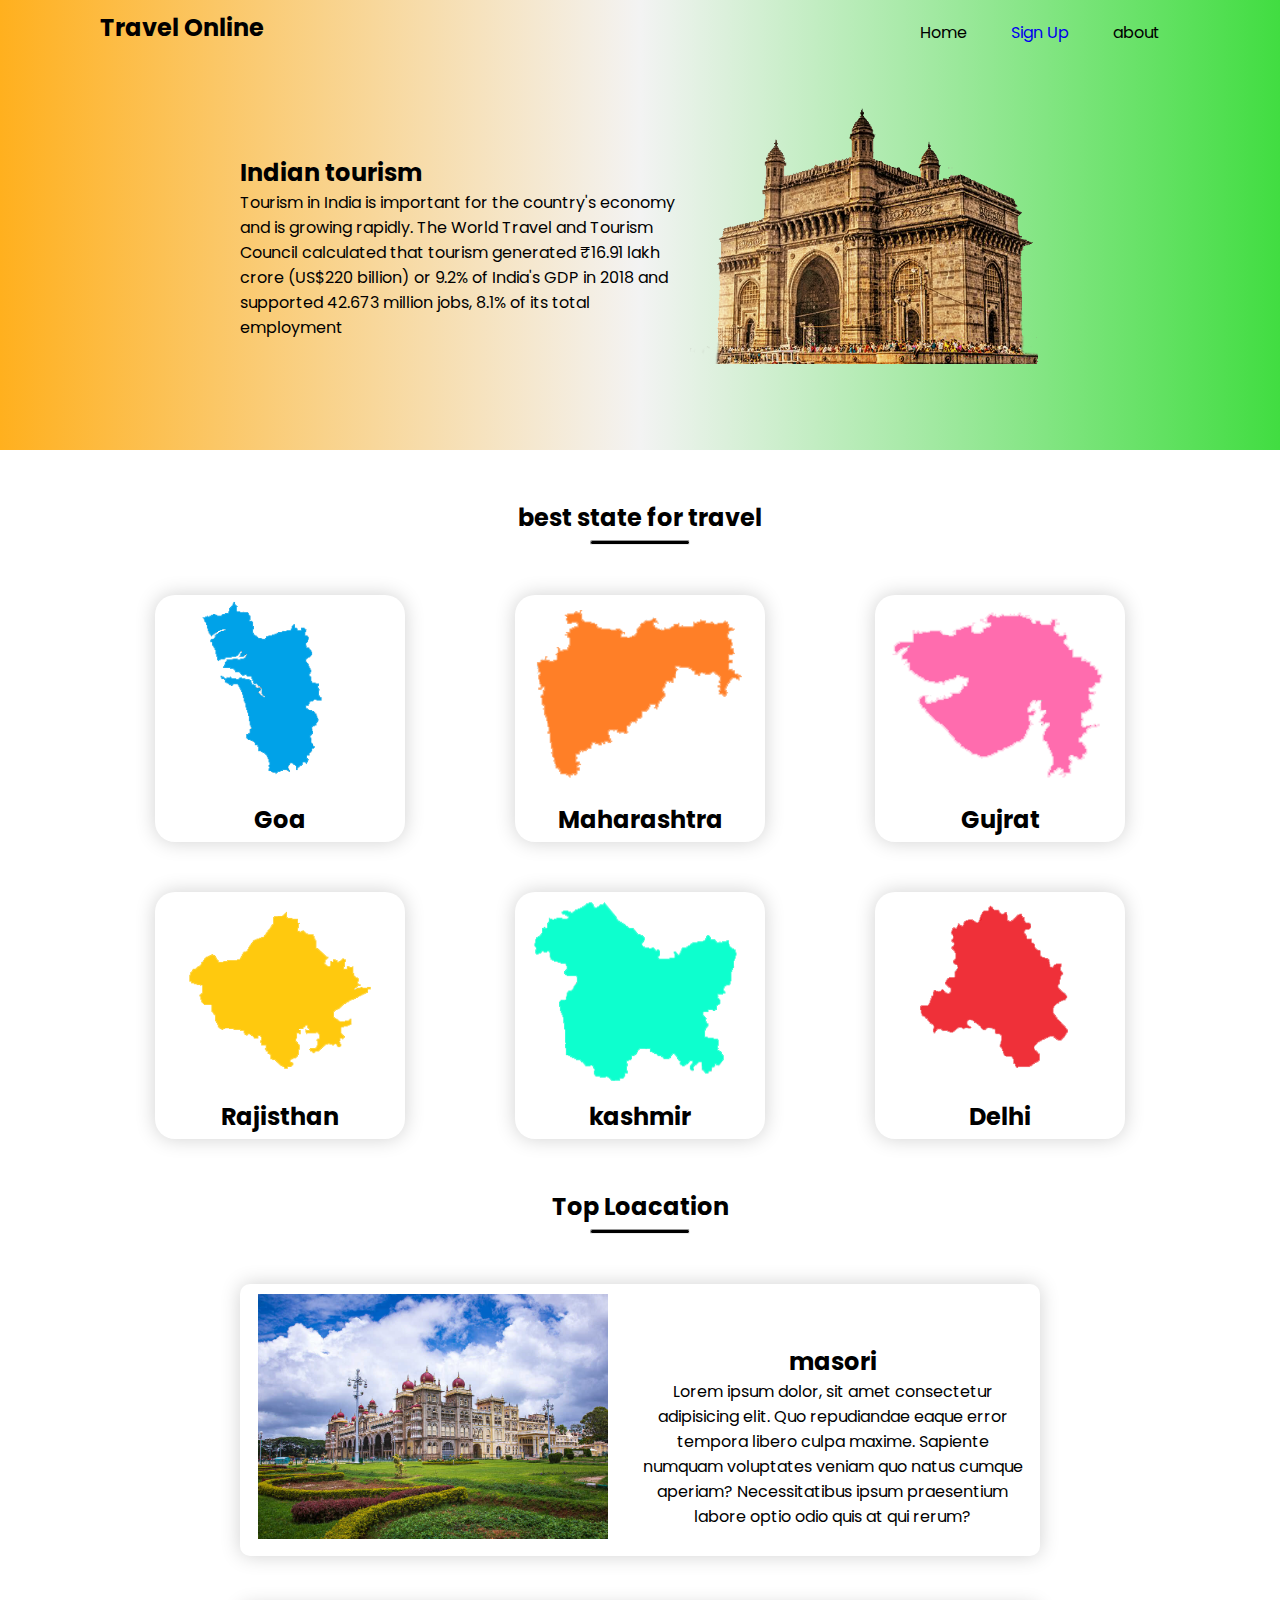
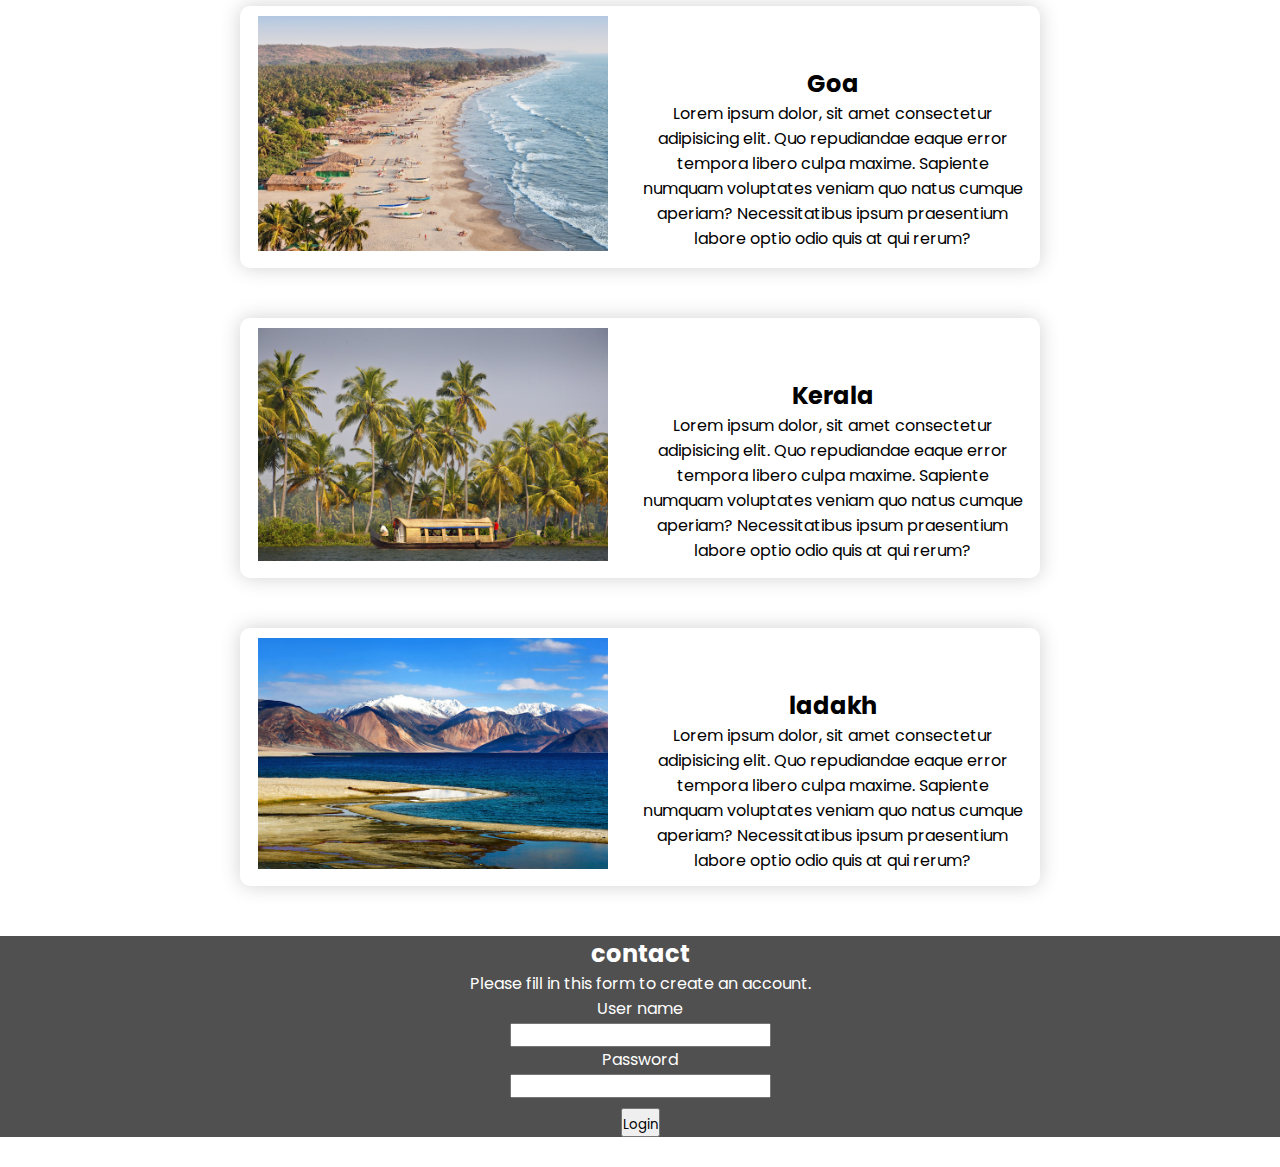
<file: hackthon/index.html>
<!DOCTYPE html>
<html lang="en">

<head>
    <meta charset="UTF-8">
    <meta http-equiv="X-UA-Compatible" content="IE=edge">
    <meta name="viewport" content="width=device-width, initial-scale=1.0">
    <title>Document</title>
    <link rel="stylesheet" href="css/style.css">

    
  <style>
      .footer{
        background: rgb(80, 80, 80);
      }
      .foot{
         
          color: white;
          width: 500px;
          margin: auto;
          text-align: center;
      }
      #bt{
          display: block;
          margin: auto;
          margin-top: 10px;
          padding-top: 5px;
          margin-bottom: 30px;
      }
  </style>
</head>

<body>
    <header>
        <div class="back">

            <div class="center">

                <div class="bar">
                    <div class="logo">
                        <h2>Travel Online</h2>
                    </div>

                    <div class="navi">
                        <nav>
                            <li>Home</li>
                          <a href="login.html"> <li>Sign Up</li></a> 
                            <li>about</li>
                        </nav>
                    </div>
                </div>

                <div class="container">
                    <div class="pargraph">
                        <h2>Indian tourism</h2>
                        <p>Tourism in India is important for the country's economy and is growing rapidly. The World Travel and Tourism Council calculated that tourism generated ₹16.91 lakh crore (US$220 billion) or 9.2% of India's GDP in 2018 and supported 42.673 million jobs, 8.1% of its total employment</p>
                    </div>
                    <div class="imgages">
                        <img src="img/get1.png" alt="">
                    </div>
                </div>
             
            </div>

        </div>

    </header>
    <!-- ************************************************* -->
    <main>

        <h2 class="heading">best state for travel</h2>
        <hr>

        <div class="box">

            <div class="b1">
                <div class="image">
               <a href="tab/goa.html"> <img src="img/goa.png" alt="" width="200px" height="200px" style="padding-left: 15px;"> </a> 
                </div>
                <div class="text">
                    <h2>Goa</h2>
                </div>
            </div>

            <div class="b1">
                <div class="image">
                    <a href="tab/mah.html">   <img src="img/mha.png" alt=""></a> 
                </div>
                <div class="text">
                    <h2>Maharashtra</h2>
                </div>
            </div>

            <div class="b1">
                <div class="image">
                   <a href="tab/guj.html"> <img src="img/guj.png" alt=""></a> 
                </div>
                <div class="text">
                    <h2>Gujrat</h2>
                </div>
            </div>

        </div>

        <div class="box">

            <div class="b1">
                <div class="image">
                    <img src="img/raj.png" alt="" width="200px" height="200px" style="margin-left: 25px;">
                </div>
                <div class="text">
                    <h2>Rajisthan</h2>
                </div>
            </div>

            <div class="b1">
                <div class="image">
                    <img src="img/kas.png" alt="" width="230px" style="padding-left: 10px;">
                </div>
                <div class="text">
                    <h2>kashmir</h2>
                </div>
            </div>

            <div class="b1">
                <div class="image">
                    <img src="img/del.png" alt="" style="padding-left: 20px;">
                </div>
                <div class="text">
                    <h2>Delhi</h2>
                </div>
            </div>

        </div>
        <!-- ------------------------------------------------------- -->

        <h2 class="heading">Top Loacation</h2>
        <hr>

        <div class="box2">
            <div class="pho">
                <img src="img/Mysore.jpg" alt="">
            </div>

            <div class="par">
                <h2>masori</h2>
                <p>Lorem ipsum dolor, sit amet consectetur adipisicing elit. Quo repudiandae eaque error tempora
                    libero culpa maxime. Sapiente numquam voluptates veniam quo natus cumque aperiam? Necessitatibus
                    ipsum praesentium labore optio odio quis at qui rerum?</p>
            </div>
        </div>

        <div class="box2">
            <div class="pho">
                <img src="img/goa_beaches.jpg" alt="">
            </div>

            <div class="par">
                <h2>Goa</h2>
                <p>Lorem ipsum dolor, sit amet consectetur adipisicing elit. Quo repudiandae eaque error tempora
                    libero culpa maxime. Sapiente numquam voluptates veniam quo natus cumque aperiam? Necessitatibus
                    ipsum praesentium labore optio odio quis at qui rerum?</p>
            </div>
        </div>

        <div class="box2">
            <div class="pho">
                <img src="img/kerala.jpg" alt="">
            </div>

            <div class="par">
                <h2>Kerala</h2>
                <p>Lorem ipsum dolor, sit amet consectetur adipisicing elit. Quo repudiandae eaque error tempora
                    libero culpa maxime. Sapiente numquam voluptates veniam quo natus cumque aperiam? Necessitatibus
                    ipsum praesentium labore optio odio quis at qui rerum?</p>
            </div>
        </div>

        <div class="box2">
            <div class="pho">
                <img src="img/ladakh.jpg" alt="">
            </div>

            <div class="par">
                <h2>ladakh</h2>
                <p>Lorem ipsum dolor, sit amet consectetur adipisicing elit. Quo repudiandae eaque error tempora
                    libero culpa maxime. Sapiente numquam voluptates veniam quo natus cumque aperiam? Necessitatibus
                    ipsum praesentium labore optio odio quis at qui rerum?</p>
            </div>
        </div>

    </main>

    <footer>
<div class="footer">
<div class="foot">

<h2>contact</h2>
<p>Please fill in this form to create an account.</p>
<p id="use">User name</p>
<input type="text">

<p>Password</p>
<input type="text">

<button id="bt">Login</button>
</div>
</div>
    </footer>
</body>



<div class="contai"></div>
</html>
</file>
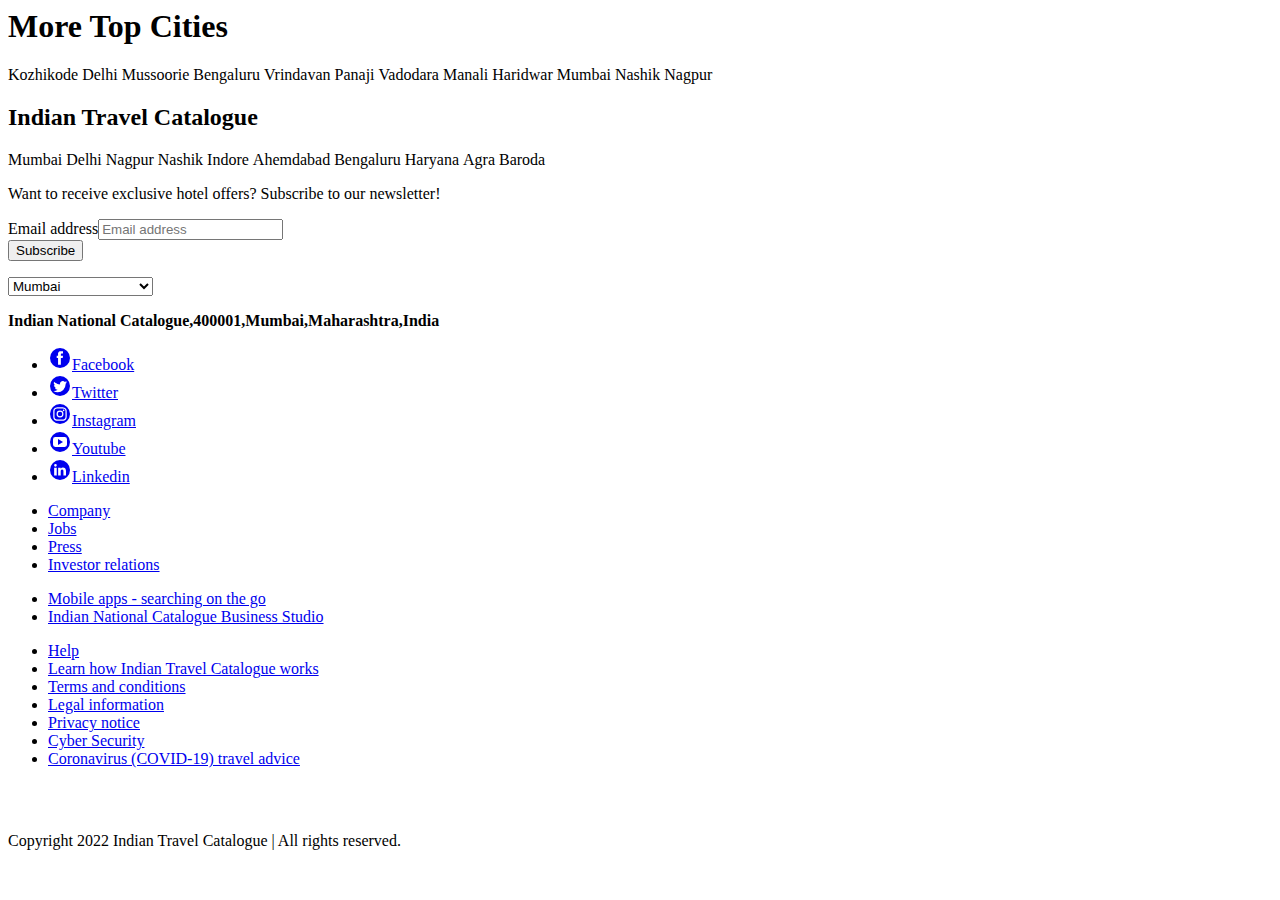
<file: hackthon/contact.html>
<html>
	<head>
		<body>
		<div>
			<h1 class="text-heading-m mt-8 mb-4 font-bold">More Top Cities</h1>
			<span itemprop="name" dir="auto">Kozhikode</span>
			<span itemprop="name" dir="auto">Delhi</span>
			<span itemprop="name" dir="auto">Mussoorie</span>
			<span itemprop="name" dir="auto">Bengaluru</span>
			<span itemprop="name" dir="auto">Vrindavan</span>
			<span itemprop="name" dir="auto">Panaji</span>
			<span itemprop="name" dir="auto">Vadodara</span>
			<span itemprop="name" dir="auto">Manali</span>
			<span itemprop="name" dir="auto">Haridwar</span>
			<span itemprop="name" dir="auto">Mumbai</span>
			<span itemprop="name" dir="auto">Nashik</span>
			<span itemprop="name" dir="auto">Nagpur</span>
		</div>
		
		<div>
			<h2 class="text-heading-m mt-8 mb-4 font-bold">Indian Travel Catalogue</h2>
			<span itemprop="name" dir="auto">Mumbai</span>
			<span itemprop="name" dir="auto">Delhi</span>
			<span itemprop="name" dir="auto">‏Nagpur</span>
			<span itemprop="name" dir="auto">‏Nashik</span>
			<span itemprop="name" dir="auto">‏Indore</span>
			<span itemprop="name" dir="auto">‏Ahemdabad</span>
			<span itemprop="name" dir="auto">‏Bengaluru</span>
			<span itemprop="name" dir="auto">‏Haryana</span>
			<span itemprop="name" dir="auto">‏Agra</span>
			<span itemprop="name" dir="auto">‏Baroda</span>
		</div>
		
		<footer class="min-w-screen-3xs pt-8 bg-grey-900 text-white"><div class="max-w-6xl mx-auto px-4 pb-8"><form class="flex flex-col xl:flex-row border-b border-transparent xl:border-grey-700 xl:pb-8"><p class="text-m mb-2 text-white pr-1 xl:w-1/2">Want to receive exclusive hotel offers? Subscribe to our newsletter!</p><div class="flex flex-wrap xl:flex-nowrap xl:w-1/2"><div class="mb-4 relative w-full"><label data-testid="newsletter-registration-input-label" for="base-input-26" class="inline max-w-full mb-1 text-m font-bold sr-only">Email address</label><input data-testid="newsletter-registration-input" id="base-input-26" type="email" name="email" class="h-11 w-full pl-3 pr-3 border border-solid rounded text-grey-900 text-l 2xl:rounded-sm border-grey-500 block w-full" placeholder="Email address" aria-invalid="false"></div><button type="button" class="h-11 w-full mb-4 px-3 font-bold bg-grey-700 rounded xl:mb-0 xl:ml-2 xl:w-auto 2xl:rounded-sm hover:bg-grey-500 disabled:bg-grey-300 disabled:border-grey-300 disabled:cursor-not-allowed" data-testid="newsletter-subscribe-button">Subscribe</button></div></form></div><div class="max-w-6xl mx-auto w-full flex flex-wrap justify-between xl:pb-8 xl:flex-nowrap xl:flex-row-reverse"><div class="w-full px-4 xl:w-1/3 xl:inline-flex xl:content-center xl:justify-end"><div class="relative w-full mb-8 xl:mb-0"><span class="bg-no-repeat absolute w-6 h-3 Select_flag_T_Qrk Select_flag-inow9eW"></span><select data-testid="footer-locale-select" id="select-id27" name="country" class="2xl:rounded-sm py-2 pl-11 border border-solid w-full bg-transparent border-r rounded appearance-none bg-no-repeat bg-right bg-grey-900 text-white border-grey-500 Select_arrowDownWhite_nG77c border-grey-500" aria-label="Choose your country"><option value="ae">Mumbai</option><option value="ar">Haryana</option><option value="at">Jalgaon</option><option value="au">Delhi</option><option value="be">Agra</option><option value="bg">Shillong</option><option value="br">Nagpur</option><option value="ca">Pune</option><option value="ch">Etawah</option><option value="cl">Nashik</option><option value="co">Hyderabad</option><option value="cz">Kohima</option><option value="de">Indore</option><option value="dk">Vadodara</option><option value="ec">Itanagar</option><option value="es">Punjab</option><option value="fi">Baroda</option><option value="fr">New Delhi</option><option value="gr">Chennai</option><option value="hk">Nepal</option><option value="hr">Kathmandu</option><option value="hu">Goa</option><option value="id">Aurangabad</option><option value="ie">Myanmar</option><option value="il">Ayodhya</option><option value="in">Srinagar</option><option value="it">Jammu</option><option value="jp">Kashmir</option><option value="kr">Tamil nadu</option><option value="mx">Ladakh</option><option value="my">Bhubaneswar</option><option value="nl">Thiruvananthapuram</option><option value="no">Jaipur</option><option value="nz">Agartala</option><option value="pe">Karaikal</option><option value="ph">Gandhinagar</option><option value="pl">Mizoram</option><option value="pt">Yanam</option><option value="ro">Bhopal</option><option value="rs">Assam</option><option value="se">Sikkim</option><option value="sg">Shimla</option><option value="shabaka">Dehradun</option><option value="si">Amaravati</option><option value="sk">Puducherry</option><option value="th">Silvasa</option><option value="tr">Raipur</option><option value="tw">Chandigarh</option><option value="uk">Lucknow</option><option value="us">Tripura</option><option value="uy">Leh</option><option value="vn">Patna</option><option value="za">Ranchi</option></select></div></div><div class="w-full px-4 xl:w-1/3 xl:inline-flex xl:content-center xl:flex-wrap xl:pb-0"><p class="text-m pb-8 leading-normal" data-testid="footer-company-address"><strong>Indian National Catalogue,400001,Mumbai,Maharashtra,India</strong></p><ul class="flex items-center w-full justify-start pb-8"><li class="w-8 h-8 mr-2"><a class="block" href="https://www.facebook.com/pages/category/Tutor-Teacher/GESs-SIR-DR-M-S-Gosavi-Polytechnic-Institute-302776977242179/" target="_blank" rel="noopener noreferrer"><span class="inline-flex leading-none h-full w-full transform"><svg width="24" height="24" viewBox="0 0 24 24" class="pointer-events-none max-h-full max-w-full h-full w-full" xmlns="http://www.w3.org/2000/svg"><path d="M12 2a10 10 0 1010 10A10 10 0 0012 2zm3 5.62h-1.52a.65.65 0 00-.61.54v1.56H15c-.09 1.19-.26 2.28-.26 2.28h-1.88v6.75h-2.8V12H8.7V9.72h1.36V7.86c0-.33-.07-2.61 2.87-2.61H15z" fill="currentColor"></path></svg></span><span class="sr-only">Facebook</span></a></li><li class="w-8 h-8 mr-2"><a class="block" href="https://twitter.com/slcmaharashtra/status/1225751278443098112?lang=en" target="_blank" rel="noopener noreferrer"><span class="inline-flex leading-none h-full w-full transform"><svg width="24" height="24" viewBox="0 0 24 24" class="pointer-events-none max-h-full max-w-full h-full w-full" xmlns="http://www.w3.org/2000/svg"><path d="M12 2a10 10 0 1010 10A10 10 0 0012 2zm5.62 7.86v.44a7.91 7.91 0 01-8 7.87A8 8 0 015.41 17h.44a6.3 6.3 0 003.78-1.3h-.2a2.68 2.68 0 01-2.56-1.92 2.32 2.32 0 00.53.05 2.9 2.9 0 00.79-.11 2.58 2.58 0 01-1.43-.67 2.66 2.66 0 01-.88-2 .57.57 0 010-.13 2.58 2.58 0 001.27.32 2.68 2.68 0 01-1.06-1.15h-.07a2.63 2.63 0 01-.22-1 2.53 2.53 0 01.41-1.41 6.72 6.72 0 00.9 1 1 1 0 00.19.17 7.7 7.7 0 002.18 1.07l.33.12a9 9 0 001 .28h.27a7.6 7.6 0 001 .09 2.59 2.59 0 01-.08-.58 2.66 2.66 0 01.24-1.13 2.47 2.47 0 01.52-.79 1.54 1.54 0 01.24-.26A2.76 2.76 0 0114.82 7a2.74 2.74 0 012.05.92l.35-.09a7.06 7.06 0 001.42-.58.88.88 0 01-.07.23 2.29 2.29 0 01-1.11 1.26v.09A6 6 0 0019 8.37a8.87 8.87 0 01-1.38 1.49z" fill="currentColor"></path></svg></span><span class="sr-only">Twitter</span></a></li><li class="w-8 h-8 mr-2"><a class="block" href="https://gespoly.org/" target="_blank" rel="noopener noreferrer"><span class="inline-flex leading-none h-full w-full transform"><svg width="24" height="24" viewBox="0 0 24 24" class="pointer-events-none max-h-full max-w-full h-full w-full" xmlns="http://www.w3.org/2000/svg"><g fill="currentColor"><circle cx="12" cy="12" r="2.25"></circle><path d="M17.49 9.27A3.85 3.85 0 0017.26 8a2 2 0 00-.51-.77 2 2 0 00-.75-.49 3.85 3.85 0 00-1.25-.23H9.29A3.85 3.85 0 008 6.74a2 2 0 00-.77.51 2 2 0 00-.49.75 3.85 3.85 0 00-.23 1.25v5.46A3.85 3.85 0 006.74 16a2 2 0 00.51.77 2 2 0 00.77.51 3.85 3.85 0 001.25.23h5.46a3.85 3.85 0 001.27-.25A2.32 2.32 0 0017.26 16a3.85 3.85 0 00.23-1.25v-2.73c0-1.8.03-2.02 0-2.75zM12 15.46A3.46 3.46 0 1115.46 12 3.46 3.46 0 0112 15.46zm3.6-6.25a.81.81 0 11.81-.81.81.81 0 01-.81.81z"></path><path d="M12 2a10 10 0 1010 10A10 10 0 0012 2zm6.7 12.78a4.82 4.82 0 01-.31 1.64 3.49 3.49 0 01-2 2 4.82 4.82 0 01-1.64.31c-.72 0-.95.05-2.78.05s-2.06 0-2.78-.05a4.82 4.82 0 01-1.64-.31 3.19 3.19 0 01-1.19-.78 3.19 3.19 0 01-.78-1.19 4.82 4.82 0 01-.31-1.64v-2.78-2.78a4.82 4.82 0 01.31-1.64 3.19 3.19 0 01.78-1.19 3.19 3.19 0 011.19-.78 5 5 0 011.64-.32h5.56a5 5 0 011.64.32 3.19 3.19 0 011.19.78 3.19 3.19 0 01.78 1.19 4.82 4.82 0 01.31 1.64c0 .72.05.95.05 2.78s.02 2.03-.02 2.75z"></path></g></svg></span><span class="sr-only">Instagram</span></a></li><li class="w-8 h-8 mr-2"><a class="block" href="https://www.youtube.com" target="_blank" rel="noopener noreferrer"><span class="inline-flex leading-none h-full w-full transform"><svg width="24" height="24" viewBox="0 0 24 24" class="pointer-events-none max-h-full max-w-full h-full w-full" xmlns="http://www.w3.org/2000/svg"><g fill="currentColor"><path d="M10 9l5 3-5 3V9z"></path><path d="M12 2a10 10 0 1010 10A10 10 0 0012 2zm7 12.59A2.36 2.36 0 0116.59 17H7.41A2.36 2.36 0 015 14.59V9.41A2.36 2.36 0 017.41 7h9.18A2.36 2.36 0 0119 9.41z"></path></g></svg></span><span class="sr-only">Youtube</span></a></li><li class="w-8 h-8 mr-2"><a class="block" href="https://www.linkedin.com/gespoly" target="_blank" rel="noopener noreferrer"><span class="inline-flex leading-none h-full w-full transform"><svg width="24" height="24" viewBox="0 0 24 24" class="pointer-events-none max-h-full max-w-full h-full w-full" xmlns="http://www.w3.org/2000/svg"><path d="M12 2a10 10 0 1010 10A10 10 0 0012 2zM8.73 17.4H6.15V9.71h2.58zM7.44 8.66A1.33 1.33 0 117.46 6a1.33 1.33 0 110 2.66zM18 17.4h-2.57v-4.12c0-1-.37-1.74-1.31-1.74a1.39 1.39 0 00-1.31.94 1.66 1.66 0 00-.09.62v4.3h-2.57V9.71h2.57v1.09A2.54 2.54 0 0115 9.53c1.69 0 3 1.09 3 3.46z" fill="currentColor"></path></svg></span><span class="sr-only">Linkedin</span></a></li></ul></div></div><div class="max-w-6xl mx-auto"><div class="flex w-full justify-between flex-col xl:flex-row"><ul class="px-4 pb-4 xl:mb-8 xl:w-1/3"><li class="leading-tight py-px"><a class="text-white text-m leading-none hover:underline focus:outline-white" href="https://gespoly.org/" target="_blank" rel="noopener noreferrer ">Company</a></li><li class="leading-tight py-px"><a class="text-white text-m leading-none hover:underline focus:outline-white" href="https://gespoly.org?gh_src=21d449cf2" target="_blank" rel="noopener noreferrer ">Jobs</a></li><li class="leading-tight py-px"><a class="text-white text-m leading-none hover:underline focus:outline-white" href="https://gespoly.org target="_blank" rel="noopener noreferrer ">Press</a></li><li class="leading-tight py-px"><a class="text-white text-m leading-none hover:underline focus:outline-white" href="https://gespoly.org" target="_blank" rel="noopener noreferrer ">Investor relations</a></li></ul><ul class="px-4 pb-4 xl:mb-8 xl:w-1/3"><li class="leading-tight py-px"><a class="text-white text-m leading-none hover:underline focus:outline-white" href="https://gespoly.org/en-IN/app" title="Gespoly Mobile Apps" target="_blank" rel="noopener noreferrer ">Mobile apps - searching on the go</a></li><li class="leading-tight py-px"><a class="text-white text-m leading-none hover:underline focus:outline-white" href="https://gespoly.org/home" target="_blank" rel="noopener noreferrer nofollow">Indian National Catalogue Business Studio</a></li></ul><ul class="px-4 pb-4 xl:mb-8 xl:w-1/3"><li class="leading-tight py-px"><a class="text-white text-m leading-none hover:underline focus:outline-white" href="https://gespoly.org/hc/en-in" target="_blank" rel="noopener noreferrer ">Help</a></li><li class="leading-tight py-px"><a class="text-white text-m leading-none hover:underline focus:outline-white" href="https://gespoly.org/hc/en-in/sections/360000014707" target="_blank" rel="noopener noreferrer ">Learn how Indian Travel Catalogue works</a></li><li class="leading-tight py-px"><a class="text-white text-m leading-none hover:underline focus:outline-white" href="https://gespoly.org" target="_blank" rel="noopener noreferrer nofollow">Terms and conditions</a></li><li class="leading-tight py-px"><a class="text-white text-m leading-none hover:underline focus:outline-white" href="https://gespoly.org" target="_blank" rel="noopener noreferrer nofollow">Legal information</a></li><li class="leading-tight py-px"><a class="text-white text-m leading-none hover:underline focus:outline-white" href="https://gespoly.org" target="_blank" rel="noopener noreferrer nofollow">Privacy notice</a></li><li class="leading-tight py-px"><a class="text-white text-m leading-none hover:underline focus:outline-white" href="https://gespoly.org" target="_blank" rel="noopener noreferrer nofollow">Cyber Security</a></li><li class="leading-tight py-px"><a class="text-white text-m leading-none hover:underline focus:outline-white" href="https://www.mohfw.gov.in" target="_blank" rel="noopener noreferrer nofollow">Coronavirus (COVID-19) travel advice</a></li></ul></div></div><div class="bg-grey-900 p-8"><div class="max-w-screen-2xl mx-auto"><svg width="102" height="32" viewBox="0 0 102 32" class="mx-auto" style="filter: brightness(0) invert(1);"><path d="M33.706 6.989h5.441l4.133 11.149h.066l3.83-11.149h5.071L45.8 23.377h-5.34" fill="#FC9E15"></path><path d="M13.971 11.018H9V16.5c0 .93.082 2.119.959 2.655a4.649 4.649 0 002.9.283 2.242 2.242 0 001.107-.386v4.2a10.114 10.114 0 01-1.938.4c-3.556.359-8.54-.253-8.54-4.838v-7.8H0V6.988h3.492V2.153H9v4.836h4.97v4.03zm14.1-4.03h4.97v16.389h-4.97V6.989zm-.2-4.311a2.676 2.676 0 115.351 0 2.677 2.677 0 01-5.353 0" fill="#1391D2"></path><path d="M90.124 15.195c0 2.215 1.289 4.13 3.648 4.13s3.647-1.915 3.647-4.131-1.287-4.133-3.647-4.133-3.647 1.917-3.648 4.134m-4.556 0a8.224 8.224 0 0114.711-5.43 9.491 9.491 0 01.687 9.766 8.214 8.214 0 01-15.4-4.336M80.24 6.973v2.2h-.076a3.041 3.041 0 00-.574-.613c-3.254-2.8-8.812-2.238-10.915 1.679a11.506 11.506 0 00-.924 6.812c.283 2.077 1.05 4.275 2.879 5.478a7.739 7.739 0 006.936.71 4.8 4.8 0 002.075-1.572h.059v1.588a3.9 3.9 0 01-.984 2.881c-1.449 1.493-4.218 1.4-6.079.894a9.223 9.223 0 01-2.914-1.307l-2.451 3.6a11.307 11.307 0 003.906 1.9c3.583.949 8.543.928 11.312-1.921 1.561-1.606 2.2-3.96 2.2-7.06V6.971h-4.448zM78.984 18.2a3.707 3.707 0 01-5.4 0 5.013 5.013 0 010-6 3.707 3.707 0 015.4 0 5.011 5.011 0 010 6c-.639.763.641-.763 0 0z" fill="#E3403D"></path><path d="M15.314 6.989h5.105v2.686h.051A5.715 5.715 0 0122.384 7.4a6.338 6.338 0 014.482-.6v4.6c-1.029-.278-3.2-.715-4.717.211-.96.586-1.731 1.288-1.731 4.929v6.839h-5.105V6.989z" fill="#1391D2"></path><path d="M56.992 16.844c-1 .62-1.683 1.829-.763 2.775.9.922 2.522.829 3.632.441a2.98 2.98 0 002.2-2.784v-1.018c.017 0-3.794-.208-5.069.585zm5.07 4.518h-.093a5.079 5.079 0 01-2.232 1.852c-3.563 1.464-8.748-.019-8.75-4.492 0-4.655 5.07-5.606 8.784-5.712a89.25 89.25 0 012.267-.034 2.62 2.62 0 00-.957-2.132 4.243 4.243 0 00-4.535-.268A6.2 6.2 0 0054.716 12l-2.688-2.752a9.255 9.255 0 013.292-1.966 11.844 11.844 0 017.044-.27 5.625 5.625 0 013.952 4.437 17.479 17.479 0 01.314 3.61v8.317h-4.567v-2.014z" fill="#FC9E15"></path></svg><p class="text-s text-grey-500 text-center mt-4">Copyright 2022 Indian Travel Catalogue | All rights reserved.</p></div></div></footer>
		</body>
	</head>
</html>
</file>
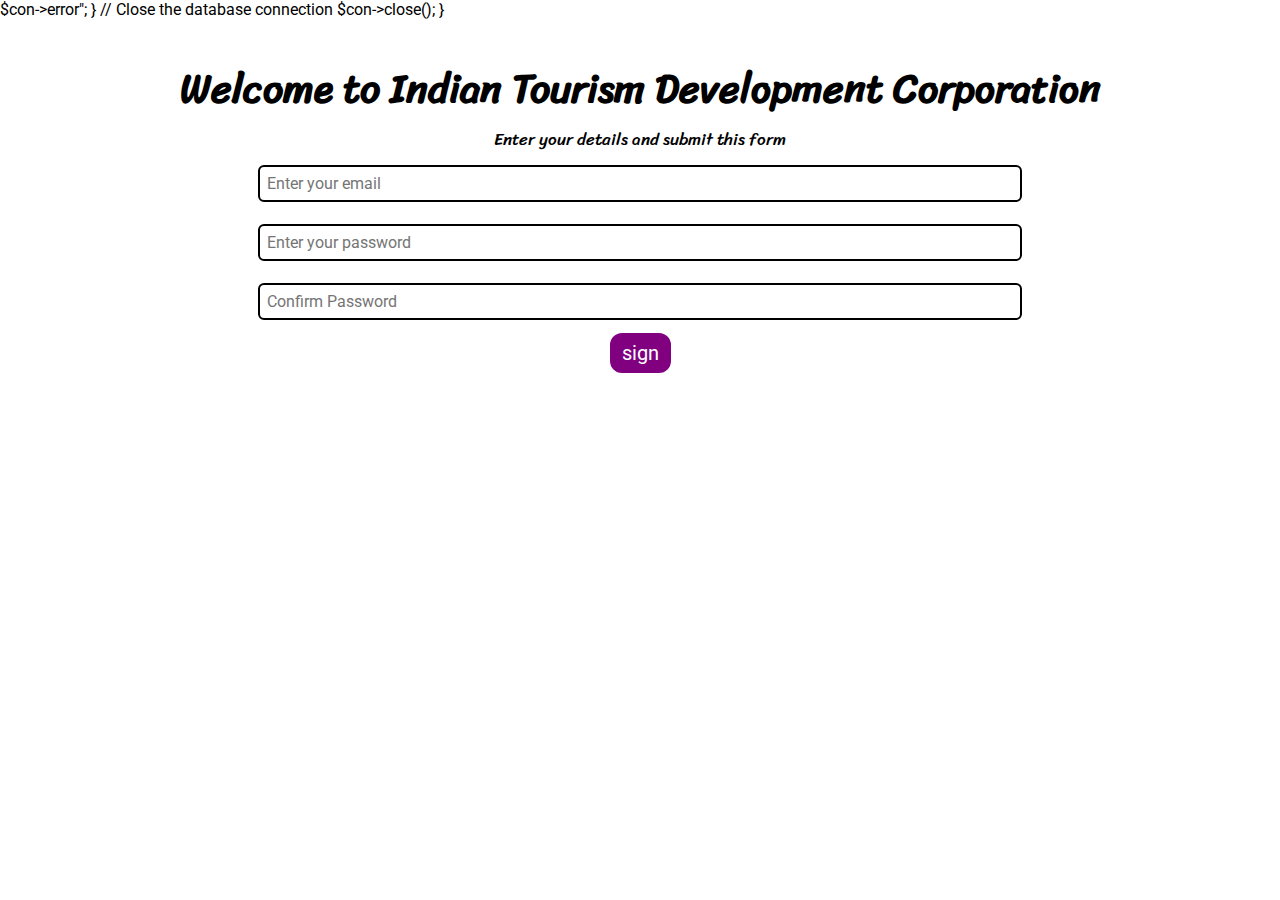
<file: hackthon/login.html>
<?php
$insert = false;
if(isset($_POST['name'])){
    // Set connection variables
    $server = "localhost";
    $username = "root";
    $password = "";
  

    // Create a database connection
    $con = mysqli_connect($server, $username, $password);

    // Check for connection success
    if(!$con){
        die("connection to this database failed due to" . mysqli_connect_error());
    }
     echo "Success connecting to the db";

     //Collect post variables
    $email = $_POST['email'];
    $password = $_POST['password'];
    $repassword = $_POST['repassword'];
    $sql = "INSERT INTO `Trip` (`email`, `password`, `repassword`, `dt`) VALUES ('$email', '$password', '$repassword', current_timestamp()); ";
     echo $sql;

    // Execute the query
    
   else{
        echo "ERROR: $sql <br> $con->error";
    }

    // Close the database connection
   $con->close();
}


<!DOCTYPE html>
<html lang="en">
<head>
    <meta charset="UTF-8">
    <meta name="viewport" content="width=device-width, initial-scale=1.0">
    <title>Welcome to Travel Form</title>
    <link href="https://fonts.googleapis.com/css?family=Roboto|Sriracha&display=swap" rel="stylesheet">
    <link rel="stylesheet" href="style.css">
</head>
<body>
    <div class="container">
        <h1>Welcome to Indian Tourism Development Corporation</h3>
        <p>Enter your details and submit this form  </p>
    
        <form action="index.php" method="post">
            <input type="email" name="email" id="email" placeholder="Enter your email">
            <input type="password" name="password" id="password" placeholder="Enter your password">
            <input type="password" name="password" id="password" placeholder="Confirm Password">
    
            <button class="btn">sign</button> 
        </form>
    </div>
    </body>
</html>
</file>
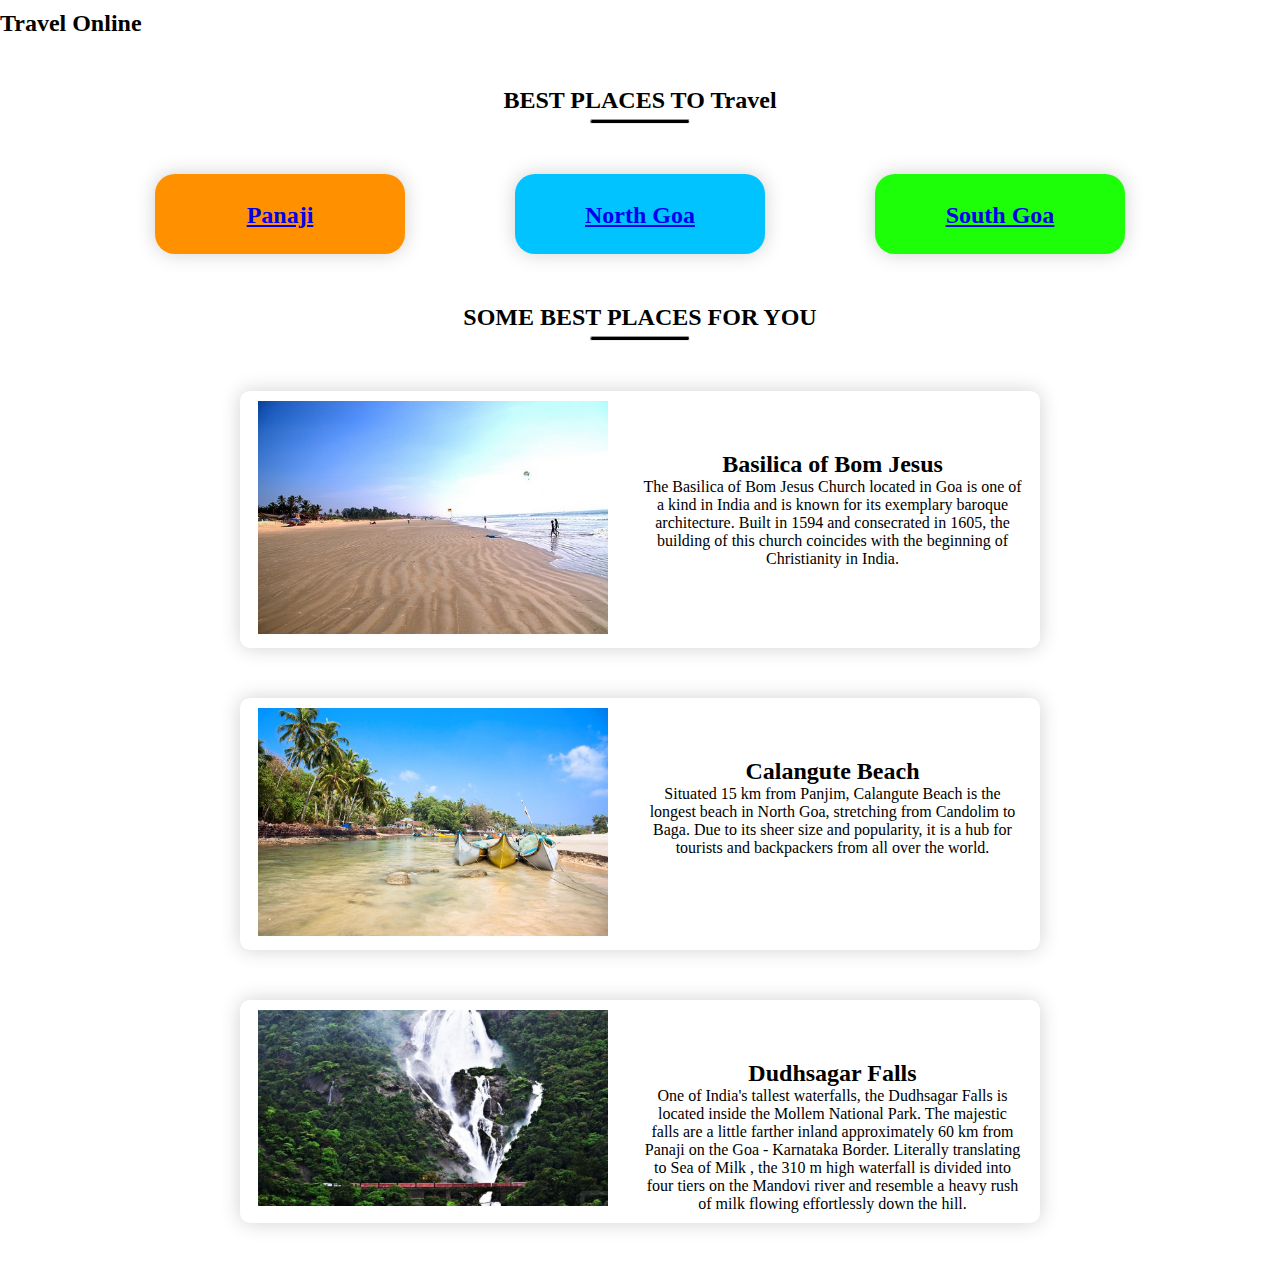
<file: hackthon/tab/goa.html>
<!DOCTYPE html>
<html lang="en">
<head>
    <meta charset="UTF-8">
    <meta http-equiv="X-UA-Compatible" content="IE=edge">
    <meta name="viewport" content="width=device-width, initial-scale=1.0">
    <title>Document</title>
    <link rel="stylesheet" href="css/style1.css">
</head>
<body>

                <div class="logo">
                    <h2>Travel Online</h2>
                </div>

                  
    <main>
        <h2 class="heading">BEST PLACES TO Travel</h2>
        <hr>
        <div class="box">

            <div class="b1" style="background-color: rgb(255, 145, 0);">
                <div class="text">
                    <a href="goa/city1.html"><h2> Panaji </h2></a>
                </div>
            </div>

            <div class="b1" style="background-color: rgb(0, 195, 255);">
                <div class="text">
                    <a href="goa/city1.html">   <h2>North Goa </h2></a>
                </div>
            </div>

            <div class="b1" style="background-color: rgb(29, 255, 9);">
                <div class="text">
                    <a href="goa/city1.html">  <h2>South Goa </h2></a>
                </div>
            </div>

        </div>

        <h2 class="heading">SOME BEST PLACES FOR YOU</h2>
        <hr>


        <div class="box2">
            <div class="pho">
                <img src="img/Sernabatim Beach.jpg" alt="">
            </div>

            <div class="par">
                <h2>Basilica of Bom Jesus</h2>
                <p> The Basilica of Bom Jesus Church located in Goa is one of a kind in India and is known for its exemplary baroque architecture. Built in 1594 and consecrated in 1605, the building of this church coincides with the beginning of Christianity in India.</p>
            </div>
        </div>

        <div class="box2">
            <div class="pho">
                <img src="img/Baga Beach.jpg" alt="">
            </div>

            <div class="par">
                <h2>Calangute Beach</h2>
                <p>Situated 15 km from Panjim, Calangute Beach is the longest beach in North Goa, stretching from Candolim to Baga. Due to its sheer size and popularity, it is a hub for tourists and backpackers from all over the world. </p>
            </div>
        </div>

        <div class="box2">
            <div class="pho">
                <img src="img/Dudhsagar-1280x720.jpg" alt="">
            </div>

            <div class="par">
                <h2>Dudhsagar Falls</h2>
                <p>One of India's tallest waterfalls, the Dudhsagar Falls is located inside the Mollem National Park. The majestic falls are a little farther inland approximately 60 km from Panaji on the Goa - Karnataka Border. Literally translating to Sea of Milk , the 310 m high waterfall is divided into four tiers on the Mandovi river and resemble a heavy rush of milk flowing effortlessly down the hill.</p>
            </div>
        </div>
    </main>
</body>
</html>
</file>
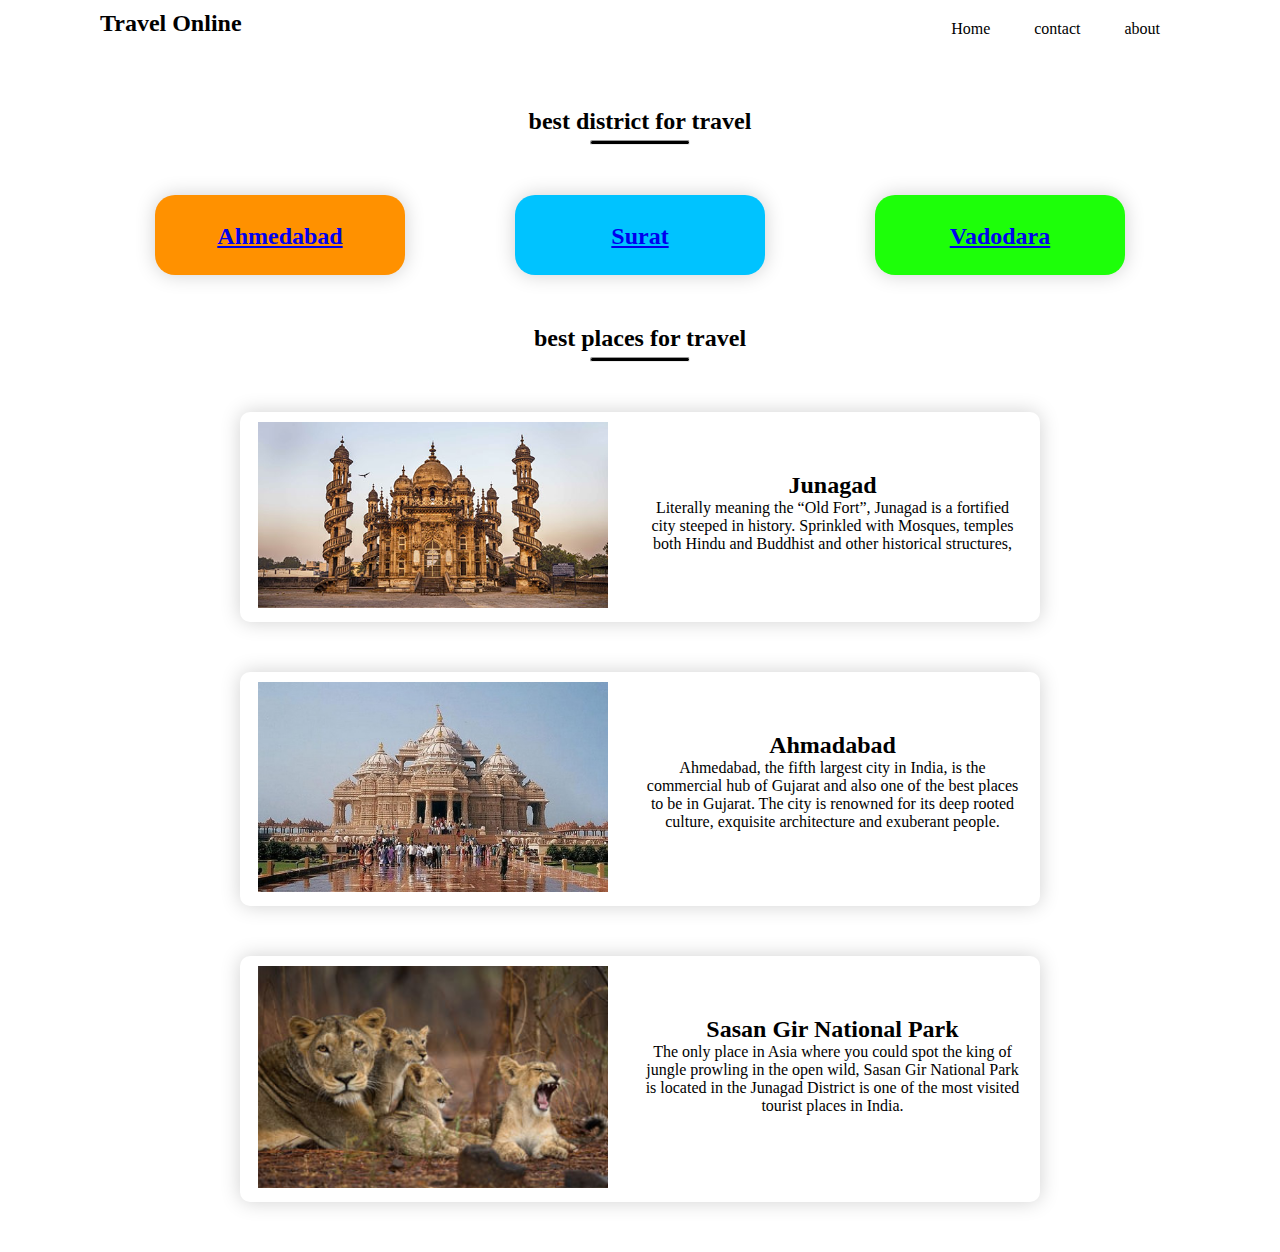
<file: hackthon/tab/guj.html>
<!DOCTYPE html>
<html lang="en">
<head>
    <meta charset="UTF-8">
    <meta http-equiv="X-UA-Compatible" content="IE=edge">
    <meta name="viewport" content="width=device-width, initial-scale=1.0">
    <title>Document</title>
    <link rel="stylesheet" href="css/style1.css">
</head>
<body>
    <header>

        <div class="center">

            <div class="bar">
                <div class="logo">
                    <h2>Travel Online</h2>
                </div>

                <div class="navi">
                    <nav>
                        <li>Home</li>
                        <li>contact</li>
                        <li>about</li>
                    </nav>
                </div>
            </div>

        </div>

    </header>
    <main>
        <h2 class="heading">best district for travel</h2>
        <hr>
        <div class="box">

            <div class="b1" style="background-color: rgb(255, 145, 0);">
                <div class="text">
                 <a href="guj/city1.html">  <h2> Ahmedabad</h2></a> 
                </div>
            </div>

            <div class="b1" style="background-color: rgb(0, 195, 255);">
                <div class="text">
                    <a href="guj/city2.html">  <h2>Surat</h2></a> 
                </div>
            </div>

            <div class="b1" style="background-color: rgb(29, 255, 9);">
                <div class="text">
                    <a href="guj/city3.html"> <h2>Vadodara</h2></a> 
                </div>
            </div>

        </div>

        <h2 class="heading">best places for travel</h2>
        <hr>


        <div class="box2">
            <div class="pho">
                <img src="img/junagadh.jpg" alt="">
            </div>

            <div class="par">
                <h2>Junagad</h2>
                <p>Literally meaning the “Old Fort”, Junagad is a fortified city steeped in history. Sprinkled with Mosques, temples both Hindu and Buddhist and other historical structures, </p>
            </div>
        </div>

        <div class="box2">
            <div class="pho">
                <img src="img/amd.jpg" alt="">
            </div>

            <div class="par">
                <h2>Ahmadabad</h2>
                <p>Ahmedabad, the fifth largest city in India, is the commercial hub of Gujarat and also one of the best places to be in Gujarat. The city is renowned for its deep rooted culture, exquisite architecture and exuberant people. </p>
            </div>
        </div>

        <div class="box2">
            <div class="pho">
                <img src="img/girliontour.jpg" alt="">
            </div>

            <div class="par">
                <h2>Sasan Gir National Park</h2>
                <p>The only place in Asia where you could spot the king of jungle prowling in the open wild, Sasan Gir National Park is located in the Junagad District is one of the most visited tourist places in India.</p>
            </div>
        </div>
    </main>
</body>
</html>
</file>
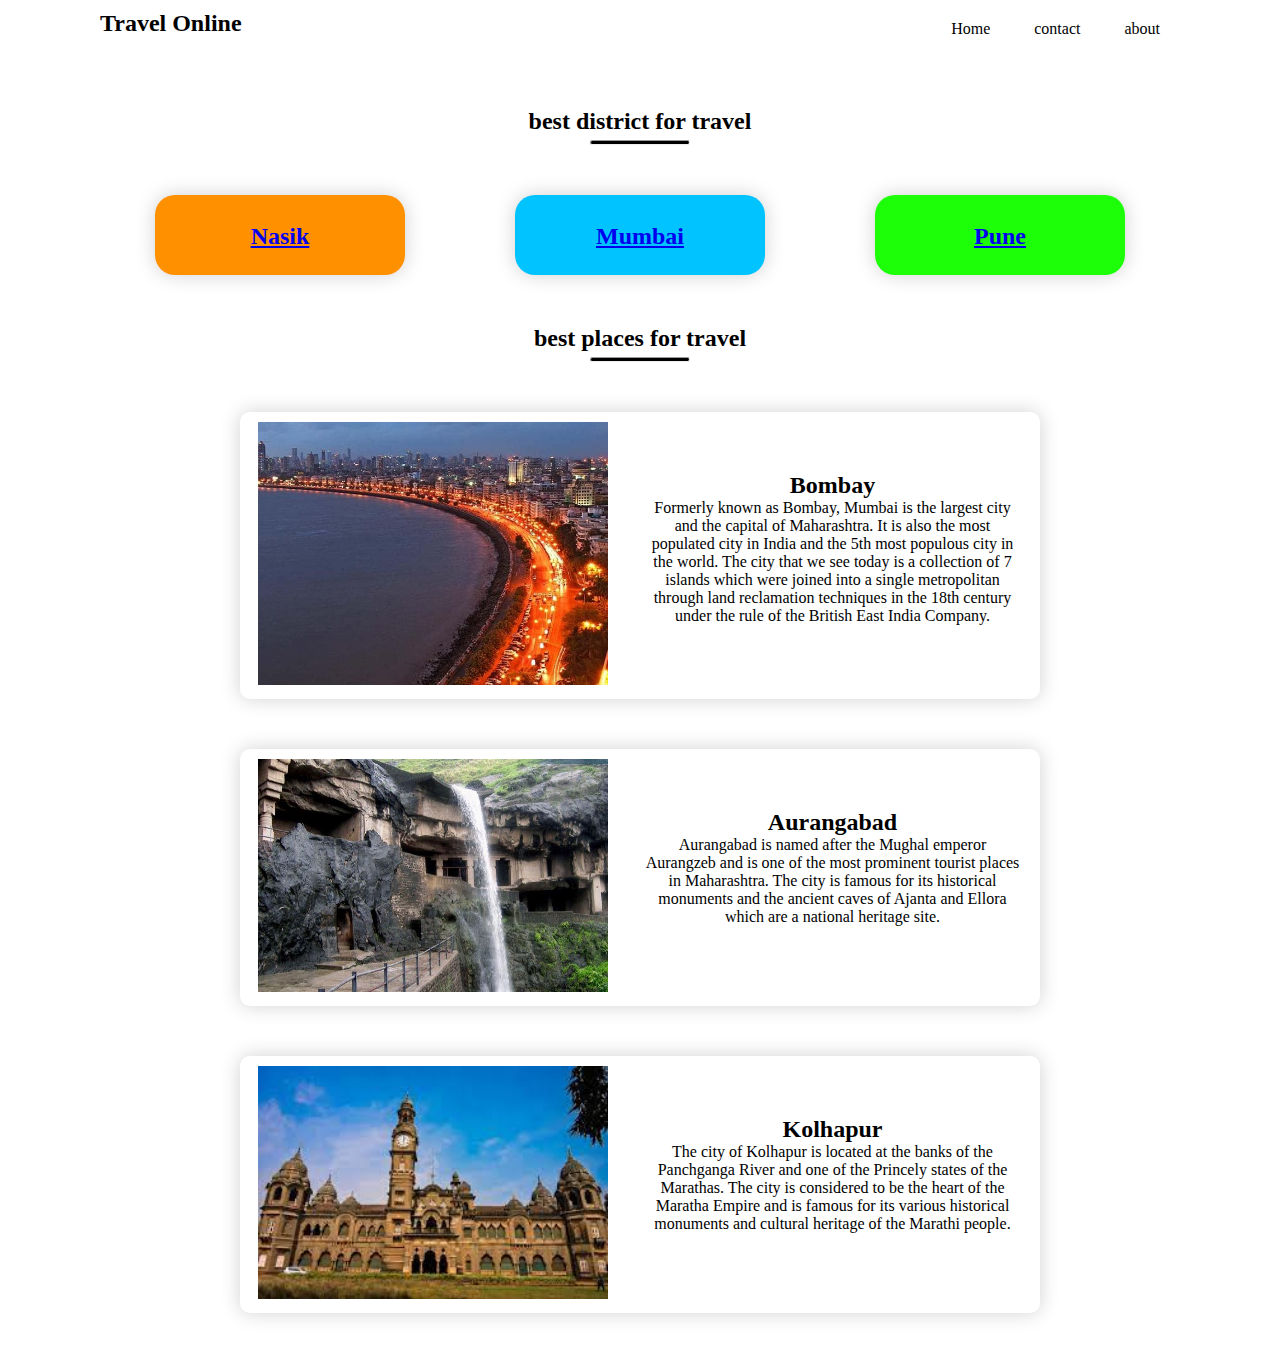
<file: hackthon/tab/mah.html>
<!DOCTYPE html>
<html lang="en">
<head>
    <meta charset="UTF-8">
    <meta http-equiv="X-UA-Compatible" content="IE=edge">
    <meta name="viewport" content="width=device-width, initial-scale=1.0">
    <title>Document</title>
    <link rel="stylesheet" href="css/style1.css">
</head>
<body>
    <header>

        <div class="center">

            <div class="bar">
                <div class="logo">
                    <h2>Travel Online</h2>
                </div>

                <div class="navi">
                    <nav>
                        <li>Home</li>
                        <li>contact</li>
                        <li>about</li>
                    </nav>
                </div>
            </div>

        </div>

    </header>
    <main>
        <h2 class="heading">best district for travel</h2>
        <hr>
        <div class="box">

            <div class="b1" style="background-color: rgb(255, 145, 0);">
                <div class="text">
                   <a href="mah/city1.html"> <h2>Nasik</h2></a>
                </div>
            </div>

            <div class="b1" style="background-color: rgb(0, 195, 255);">
                <div class="text">
                    <a href="mah/city2.html"> <h2>Mumbai</h2> </a>
                </div>
            </div>

            <div class="b1" style="background-color: rgb(29, 255, 9);">
                <div class="text">
                   <a href="mah/city3.html"> <h2>Pune</h2></a>
                </div>
            </div>

        </div>

        <h2 class="heading">best places for travel</h2>
        <hr>


        <div class="box2">
            <div class="pho">
                <img src="img/Bombay.jpg" alt="">
            </div>

            <div class="par">
                <h2>Bombay</h2>
                <p>Formerly known as Bombay, Mumbai is the largest city and the capital of Maharashtra. It is also the most populated city in India and the 5th most populous city in the world. The city that we see today is a collection of 7 islands which were joined into a single metropolitan through land reclamation techniques in the 18th century under the rule of the British East India Company. </p>
            </div>
        </div>

        <div class="box2">
            <div class="pho">
                <img src="img/Aurangabad.jpg" alt="">
            </div>

            <div class="par">
                <h2>Aurangabad</h2>
                <p>Aurangabad is named after the Mughal emperor Aurangzeb and is one of the most prominent tourist places in Maharashtra. The city is famous for its historical monuments and the ancient caves of Ajanta and Ellora which are a national heritage site. </p>
            </div>
        </div>

        <div class="box2">
            <div class="pho">
                <img src="img/Kolhapur.jpeg" alt="">
            </div>

            <div class="par">
                <h2>Kolhapur</h2>
                <p>The city of Kolhapur is located at the banks of the Panchganga River and one of the Princely states of the Marathas. The city is considered to be the heart of the Maratha Empire and is famous for its various historical monuments and cultural heritage of the Marathi people. </p>
            </div>
        </div>
    </main>
</body>
</html>
</file>
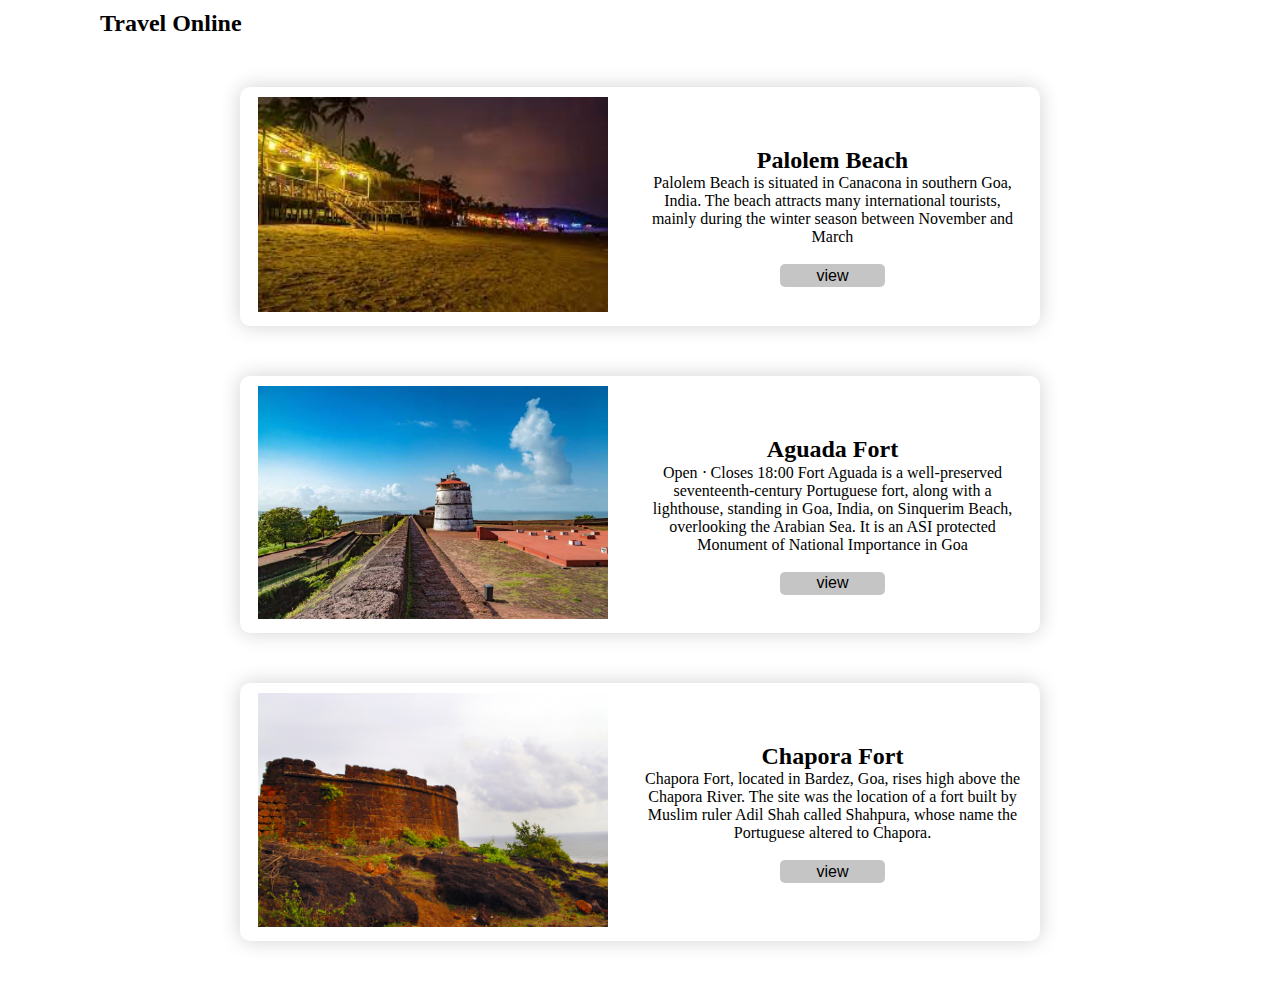
<file: hackthon/tab/goa/city1.html>
<!DOCTYPE html>
<html lang="en">
<head>
    <meta charset="UTF-8">
    <meta http-equiv="X-UA-Compatible" content="IE=edge">
    <meta name="viewport" content="width=device-width, initial-scale=1.0">
    <title>Document</title>
    <link rel="stylesheet" href="css/page3.css">
</head>
<body>
   
                <div class="logo">
                    <h2>Travel Online</h2>
                </div>

               
    <main>
        <div class="box2">
            <div class="pho">
                <img src="img/Palolem Beach.jpeg" alt="">
            </div>

            <div class="par">
                <h2>Palolem Beach</h2>
                <p>Palolem Beach is situated in Canacona in southern Goa, India. The beach attracts many international tourists, mainly during the winter season between November and March</p>
                    <br>
                    <button>view</button>
            </div>
        </div>

        <div class="box2">
            <div class="pho">
                <img src="img/Aguada Fort.jpg" alt="">
            </div>

            <div class="par">
                <h2>Aguada Fort</h2>
                <p>Open ⋅ Closes 18:00
	
	
	
	
	
	
	
                    Fort Aguada is a well-preserved seventeenth-century Portuguese fort, along with a lighthouse, standing in Goa, India, on Sinquerim Beach, overlooking the Arabian Sea. It is an ASI protected Monument of National Importance in Goa</p>
                    <br>
                    <button>view</button>
            </div>
        </div>

        <div class="box2">
            <div class="pho">
                <img src="img/chapora-fort-goa.jpg" alt="">
            </div>

            <div class="par">
                <h2>
                    Chapora Fort</h2>
                <p> Chapora Fort, located in Bardez, Goa, rises high above the Chapora River. The site was the location of a fort built by Muslim ruler Adil Shah called Shahpura, whose name the Portuguese altered to Chapora.</p>
                    <br>
                    <button>view</button>
            </div>
        </div>
    </main>
</body>
</html>
</file>
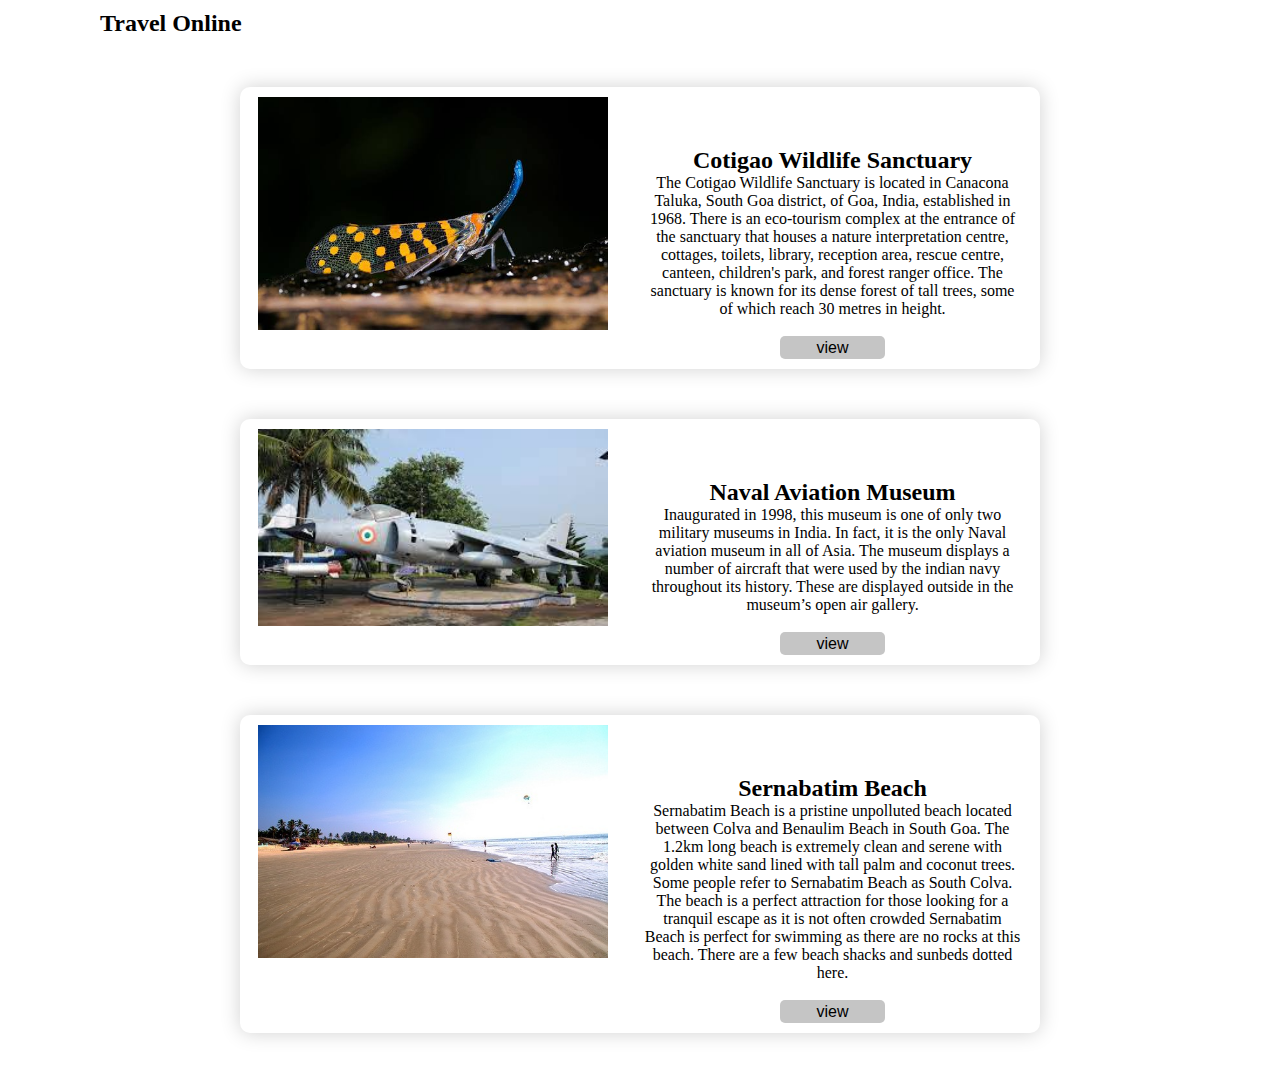
<file: hackthon/tab/goa/city2.html>
<!DOCTYPE html>
<html lang="en">
<head>
    <meta charset="UTF-8">
    <meta http-equiv="X-UA-Compatible" content="IE=edge">
    <meta name="viewport" content="width=device-width, initial-scale=1.0">
    <title>Document</title>
    <link rel="stylesheet" href="css/page3.css">
</head>
<body>


        
                <div class="logo">
                    <h2>Travel Online</h2>
                </div>

             
    <main>
        <div class="box2">
            <div class="pho">
                <img src="img/Cotigao Wildlife Sanctuary.jpeg" alt="">
            </div>

            <div class="par">
                <h2>Cotigao Wildlife Sanctuary</h2>
                <p>The Cotigao Wildlife Sanctuary is located in Canacona Taluka, South Goa district, of Goa, India, established in 1968. There is an eco-tourism complex at the entrance of the sanctuary that houses a nature interpretation centre, cottages, toilets, library, reception area, rescue centre, canteen, children's park, and forest ranger office. The sanctuary is known for its dense forest of tall trees, some of which reach 30 metres in height.</p>
                    <br>
                    <button>view</button>
            </div>
        </div>

        <div class="box2">
            <div class="pho">
                <img src="img/Indian Naval Aviation Museum.jpeg" alt="">
            </div>

            <div class="par">
                <h2>Naval Aviation Museum</h2>
                <p>Inaugurated in 1998, this museum is one of only two military museums in India. In fact, it is the only Naval aviation museum in all of Asia. The museum displays a number of aircraft that were used by the indian navy throughout its history. These are displayed outside in the museum’s open air gallery. </p>
                    <br>
                    <button>view</button>
            </div>
        </div>

        <div class="box2">
            <div class="pho">
                <img src="img/Sernabatim Beach.jpg " alt="">
            </div>

            <div class="par">
                <h2> Sernabatim Beach</h2>
                <p>
                    Sernabatim Beach is a pristine unpolluted beach located between Colva and Benaulim Beach in South Goa. The 1.2km long beach is extremely clean and serene with golden white sand lined with tall palm and coconut trees. Some people refer to Sernabatim Beach as South Colva. The beach is a perfect attraction for those looking for a tranquil escape as it is not often crowded 
                    Sernabatim Beach is perfect for swimming as there are no rocks at this beach. There are a few beach shacks and sunbeds dotted here.
                    </p>
                    <br>
                    <button>view</button>
            </div>
        </div>
    </main>
</body>
</html>
</file>
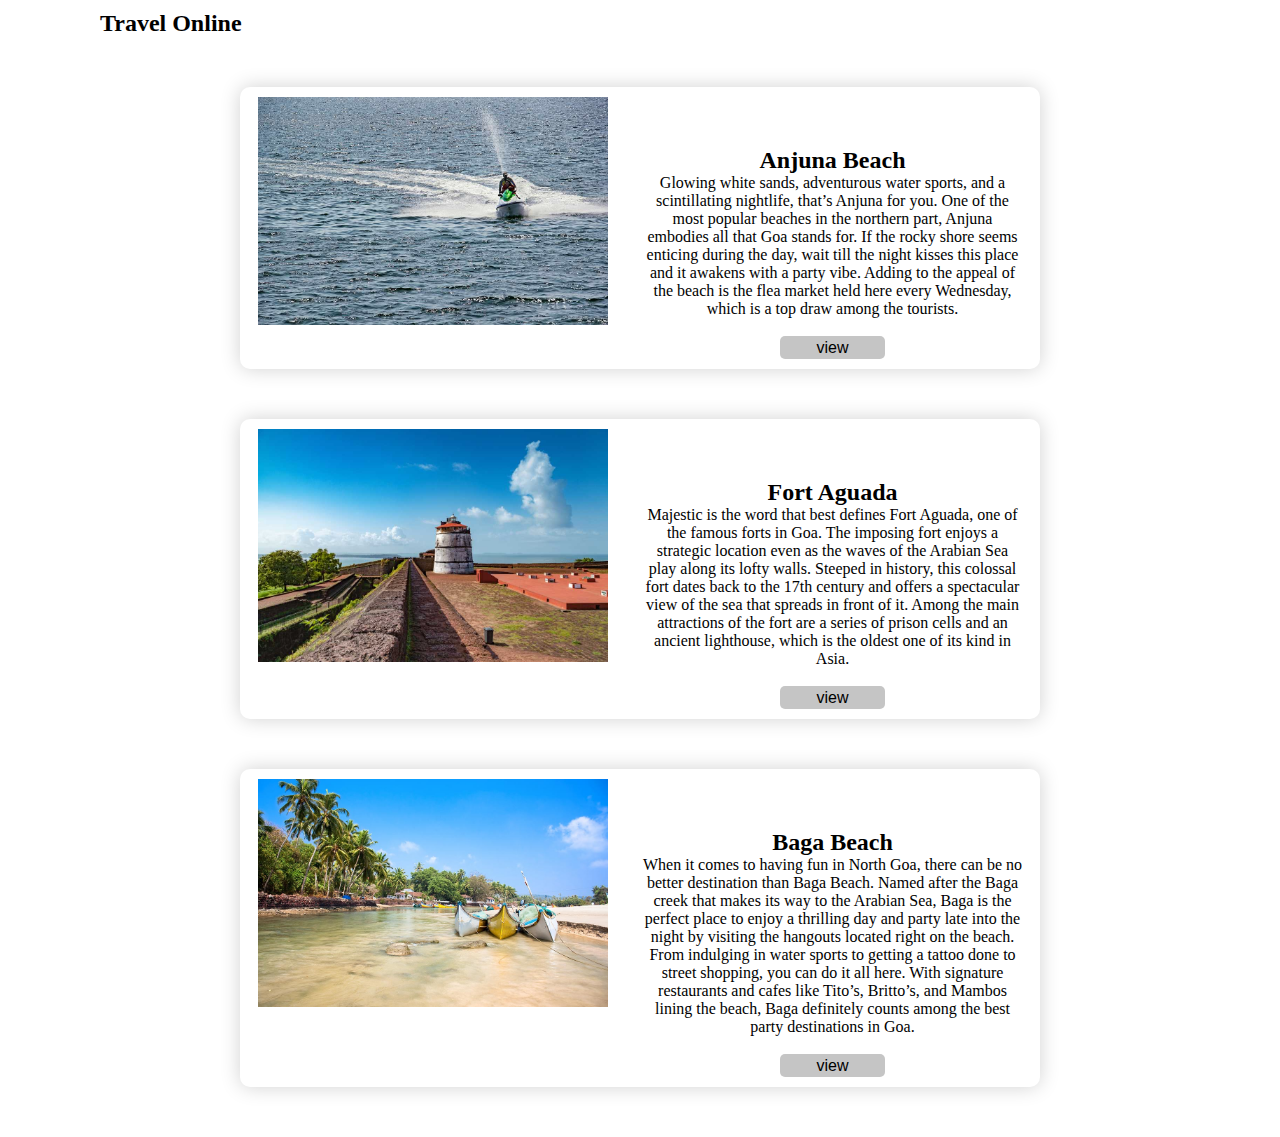
<file: hackthon/tab/goa/city3.html>
<!DOCTYPE html>
<html lang="en">
<head>
    <meta charset="UTF-8">
    <meta http-equiv="X-UA-Compatible" content="IE=edge">
    <meta name="viewport" content="width=device-width, initial-scale=1.0">
    <title>Document</title>
    <link rel="stylesheet" href="css/page3.css">
</head>
<body>

          
                <div class="logo">
                    <h2>Travel Online</h2>
                </div>

              
    <main>
        <div class="box2">
            <div class="pho">
                <img src="img/Anjuna Beach.jpg" alt="">
            </div>

            <div class="par">
                <h2>Anjuna Beach</h2>
                <p>Glowing white sands, adventurous water sports, and a scintillating nightlife, that’s Anjuna for you. One of the most popular beaches in the northern part, Anjuna embodies all that Goa stands for. If the rocky shore seems enticing during the day, wait till the night kisses this place and it awakens with a party vibe. Adding to the appeal of the beach is the flea market held here every Wednesday, which is a top draw among the tourists.</p>
                    <br>
                    <button>view</button>
            </div>
        </div>

        <div class="box2">
            <div class="pho">
                <img src="img/Aguada Fort.jpg" alt="">
            </div>

            <div class="par">
                <h2>Fort Aguada</h2>
                <p>Majestic is the word that best defines Fort Aguada, one of the famous forts in Goa. The imposing fort enjoys a strategic location even as the waves of the Arabian Sea play along its lofty walls. Steeped in history, this colossal fort dates back to the 17th century and offers a spectacular view of the sea that spreads in front of it. Among the main attractions of the fort are a series of prison cells and an ancient lighthouse, which is the oldest one of its kind in Asia.</p>
                    <br>
                    <button>view</button>
            </div>
        </div>

        <div class="box2">
            <div class="pho">
                <img src="img/Baga Beach.jpg " alt="">
            </div>

            <div class="par">
                <h2>Baga Beach</h2>
                <p>When it comes to having fun in North Goa, there can be no better destination than Baga Beach. Named after the Baga creek that makes its way to the Arabian Sea, Baga is the perfect place to enjoy a thrilling day and party late into the night by visiting the hangouts located right on the beach. From indulging in water sports to getting a tattoo done to street shopping, you can do it all here. With signature restaurants and cafes like Tito’s, Britto’s, and Mambos lining the beach, Baga definitely counts among the best party destinations in Goa.</p>
                    <br>
                    <button>view</button>
            </div>
        </div>
    </main>
</body>
</html>
</file>
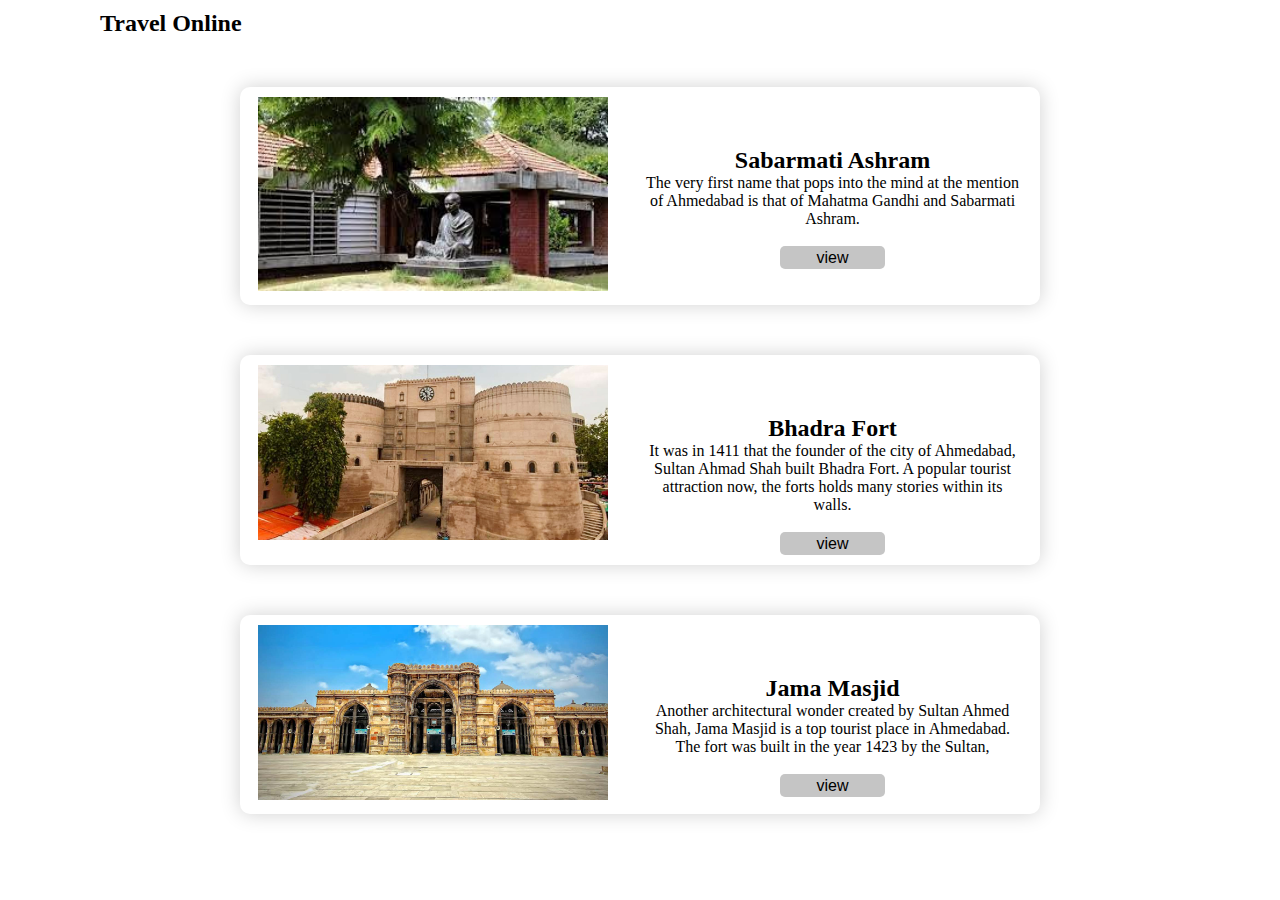
<file: hackthon/tab/guj/city1.html>
<!DOCTYPE html>
<html lang="en">
<head>
    <meta charset="UTF-8">
    <meta http-equiv="X-UA-Compatible" content="IE=edge">
    <meta name="viewport" content="width=device-width, initial-scale=1.0">
    <title>Document</title>
    <link rel="stylesheet" href="css/page3.css">
</head>
<body>
   
                <div class="logo">
                    <h2>Travel Online</h2>
                </div>

               
    <main>
        <div class="box2">
            <div class="pho">
                <img src="img/download.jpeg" alt="">
            </div>

            <div class="par">
                <h2>Sabarmati Ashram</h2>
                <p>The very first name that pops into the mind at the mention of Ahmedabad is that of Mahatma Gandhi and Sabarmati Ashram.</p>
                    <br>
                    <button>view</button>
            </div>
        </div>

        <div class="box2">
            <div class="pho">
                <img src="img/fort.jpg" alt="">
            </div>

            <div class="par">
                <h2>Bhadra Fort</h2>
                <p>It was in 1411 that the founder of the city of Ahmedabad, Sultan Ahmad Shah built Bhadra Fort. A popular tourist attraction now, the forts holds many stories within its walls.</p>
                    <br>
                    <button>view</button>
            </div>
        </div>

        <div class="box2">
            <div class="pho">
                <img src="img/f2.jpg" alt="">
            </div>

            <div class="par">
                <h2>
                    Jama Masjid</h2>
                <p>Another architectural wonder created by Sultan Ahmed Shah, Jama Masjid is a top tourist place in Ahmedabad. The fort was built in the year 1423 by the Sultan, </p>
                    <br>
                    <button>view</button>
            </div>
        </div>
    </main>
</body>
</html>
</file>
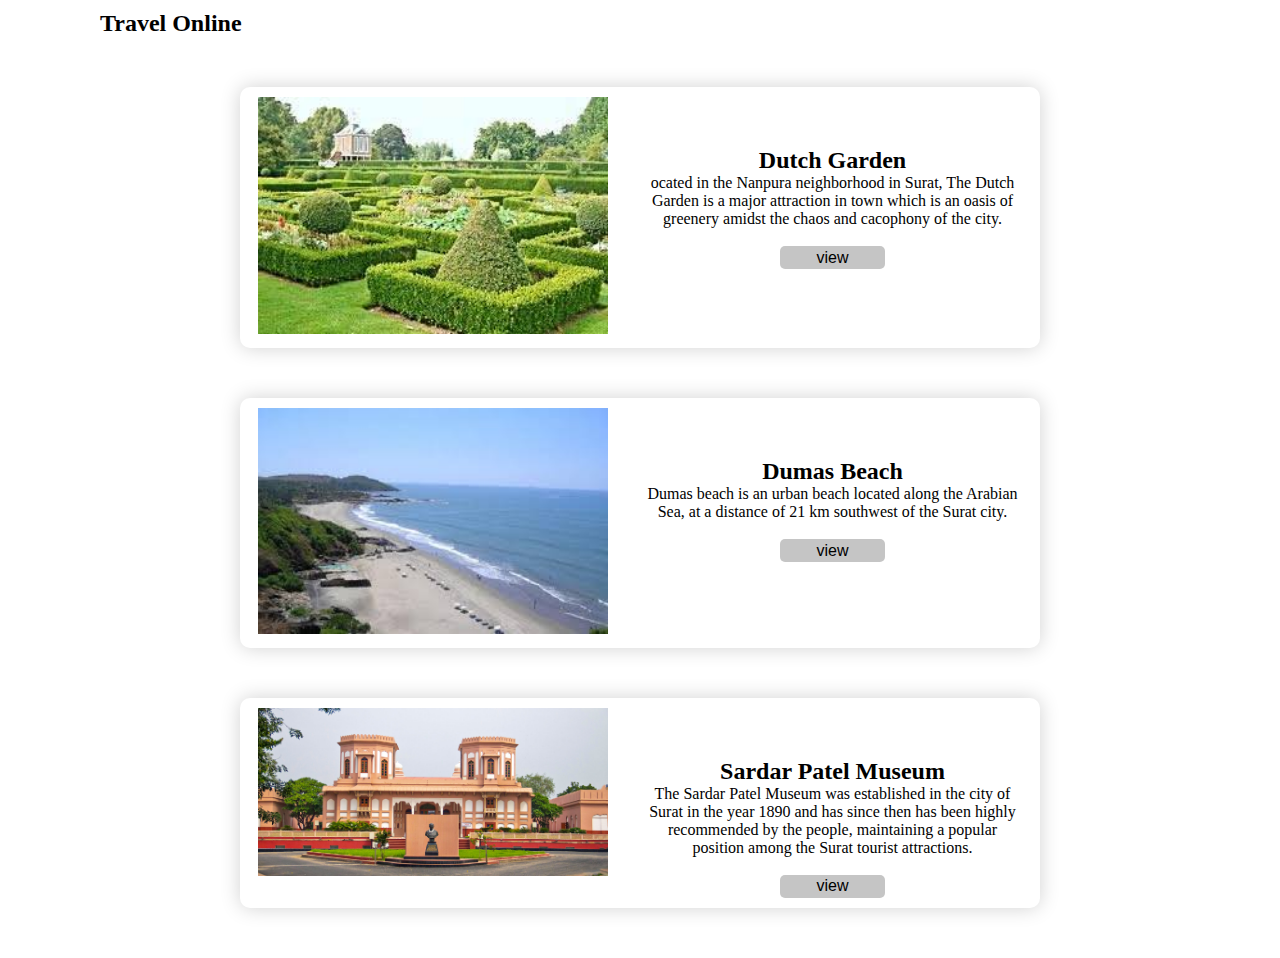
<file: hackthon/tab/guj/city2.html>
<!DOCTYPE html>
<html lang="en">
<head>
    <meta charset="UTF-8">
    <meta http-equiv="X-UA-Compatible" content="IE=edge">
    <meta name="viewport" content="width=device-width, initial-scale=1.0">
    <title>Document</title>
    <link rel="stylesheet" href="css/page3.css">
</head>
<body>


        
                <div class="logo">
                    <h2>Travel Online</h2>
                </div>

             
    <main>
        <div class="box2">
            <div class="pho">
                <img src="img/garden.jpeg" alt="">
            </div>

            <div class="par">
                <h2>Dutch Garden</h2>
                <p>ocated in the Nanpura neighborhood in Surat, The Dutch Garden is a major attraction in town which is an oasis of greenery amidst the chaos and cacophony of the city. </p>
                    <br>
                    <button>view</button>
            </div>
        </div>

        <div class="box2">
            <div class="pho">
                <img src="img/sea.jpeg" alt="">
            </div>

            <div class="par">
                <h2>Dumas Beach</h2>
                <p>Dumas beach is an urban beach located along the Arabian Sea, at a distance of 21 km southwest of the Surat city.</p>
                    <br>
                    <button>view</button>
            </div>
        </div>

        <div class="box2">
            <div class="pho">
                <img src="img/Sardar Patel Museum.jpg" alt="">
            </div>

            <div class="par">
                <h2> Sardar Patel Museum</h2>
                <p>The Sardar Patel Museum was established in the city of Surat in the year 1890 and has since then has been highly recommended by the people, maintaining a popular position among the Surat tourist attractions.</p>
                    <br>
                    <button>view</button>
            </div>
        </div>
    </main>
</body>
</html>
</file>
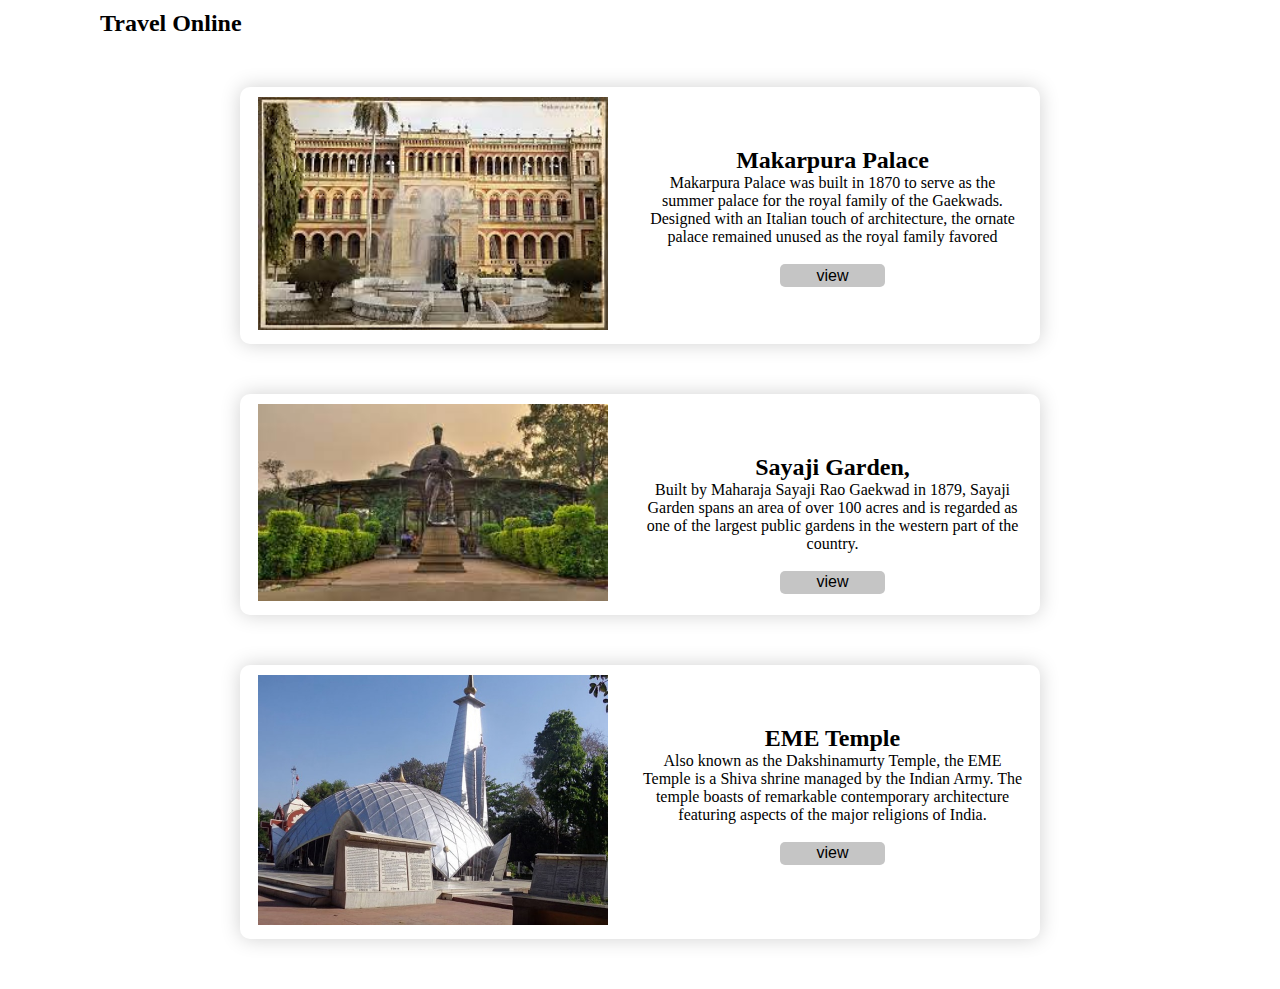
<file: hackthon/tab/guj/city3.html>
<!DOCTYPE html>
<html lang="en">
<head>
    <meta charset="UTF-8">
    <meta http-equiv="X-UA-Compatible" content="IE=edge">
    <meta name="viewport" content="width=device-width, initial-scale=1.0">
    <title>Document</title>
    <link rel="stylesheet" href="css/page3.css">
</head>
<body>

          
                <div class="logo">
                    <h2>Travel Online</h2>
                </div>

              
    <main>
        <div class="box2">
            <div class="pho">
                <img src="img/Makarpura Palace.jpeg" alt="">
            </div>

            <div class="par">
                <h2>Makarpura Palace</h2>
                <p>Makarpura Palace was built in 1870 to serve as the summer palace for the royal family of the Gaekwads. Designed with an Italian touch of architecture, the ornate palace remained unused as the royal family favored</p>
                    <br>
                    <button>view</button>
            </div>
        </div>

        <div class="box2">
            <div class="pho">
                <img src="img/Sayaji Garden.jpeg" alt="">
            </div>

            <div class="par">
                <h2>
                    Sayaji Garden,</h2>
                <p>Built by Maharaja Sayaji Rao Gaekwad in 1879, Sayaji Garden spans an area of over 100 acres and is regarded as one of the largest public gardens in the western part of the country.</p>
                    <br>
                    <button>view</button>
            </div>
        </div>

        <div class="box2">
            <div class="pho">
                <img src="img/EME Temple.jpg" alt="">
            </div>

            <div class="par">
                <h2> EME Temple</h2>
                <p>Also known as the Dakshinamurty Temple, the EME Temple is a Shiva shrine managed by the Indian Army. The temple boasts of remarkable contemporary architecture featuring aspects of the major religions of India.</p>
                    <br>
                    <button>view</button>
            </div>
        </div>
    </main>
</body>
</html>
</file>
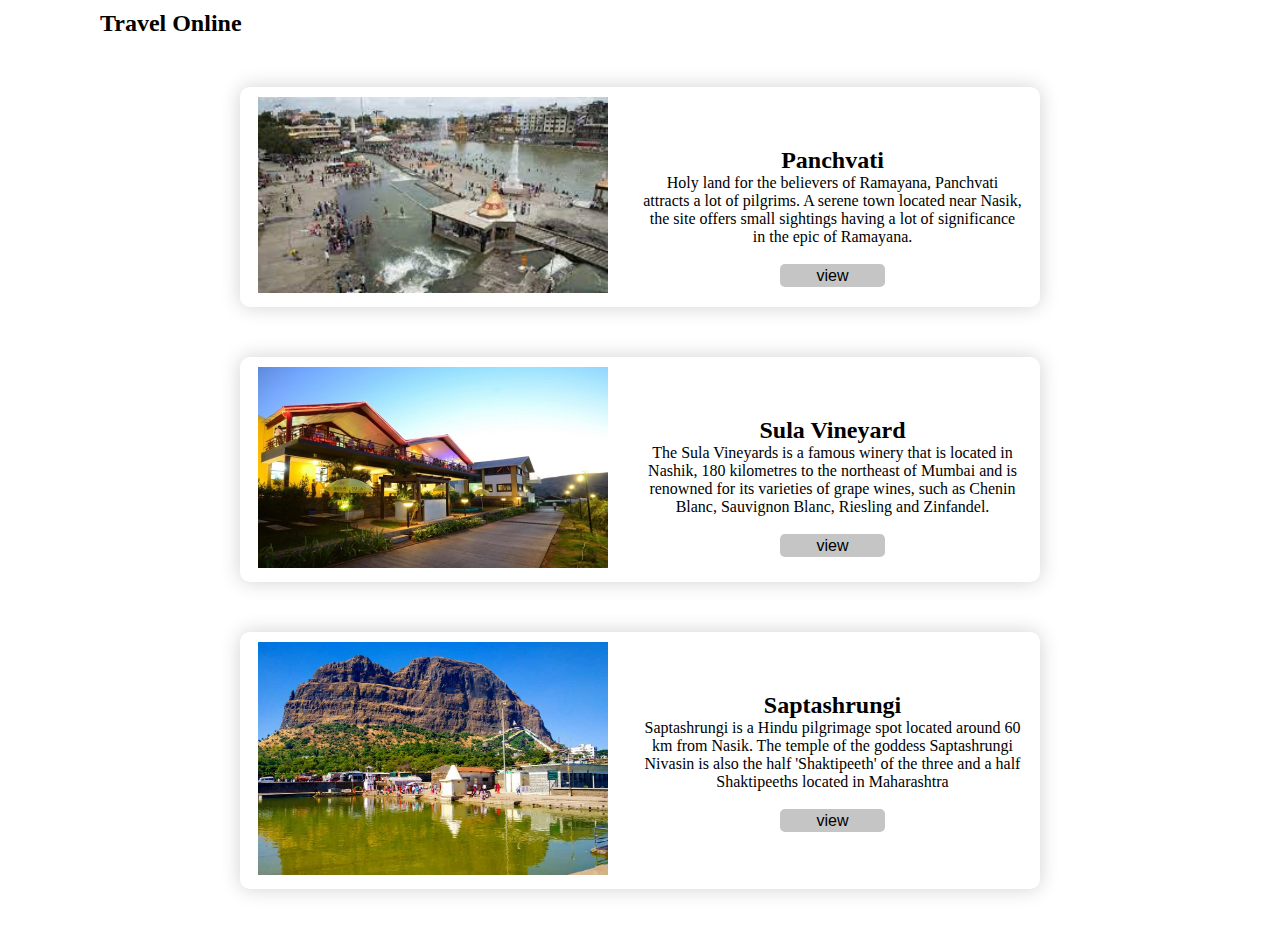
<file: hackthon/tab/mah/city1.html>
<!DOCTYPE html>
<html lang="en">
<head>
    <meta charset="UTF-8">
    <meta http-equiv="X-UA-Compatible" content="IE=edge">
    <meta name="viewport" content="width=device-width, initial-scale=1.0">
    <title>Document</title>
    <link rel="stylesheet" href="css/page3.css">
</head>
<body>
   
                <div class="logo">
                    <h2>Travel Online</h2>
                </div>

               
    <main>
        <div class="box2">
            <div class="pho">
                <img src="img/index.jpeg" alt="">
            </div>

            <div class="par">
                <h2>Panchvati</h2>
                <p>Holy land for the believers of Ramayana, Panchvati attracts a lot of pilgrims. A serene town located near Nasik, the site offers small sightings having a lot of significance in the epic of Ramayana.</p>
                    <br>
                    <button>view</button>
            </div>
        </div>

        <div class="box2">
            <div class="pho">
                <img src="img/11737968_855397931164049_324742731096233648_n.jpg" alt="">
            </div>

            <div class="par">
                <h2>Sula Vineyard</h2>
                <p>The Sula Vineyards is a famous winery that is located in Nashik, 180 kilometres to the northeast of Mumbai and is renowned for its varieties of grape wines, such as Chenin Blanc, Sauvignon Blanc, Riesling and Zinfandel.</p>
                    <br>
                    <button>view</button>
            </div>
        </div>

        <div class="box2">
            <div class="pho">
                <img src="img/shutterstock_1383664541_20191224165128.jpeg" alt="">
            </div>

            <div class="par">
                <h2>
                    Saptashrungi</h2>
                <p>Saptashrungi is a Hindu pilgrimage spot located around 60 km from Nasik. The temple of the goddess Saptashrungi Nivasin is also the half 'Shaktipeeth' of the three and a half Shaktipeeths located in Maharashtra</p>
                    <br>
                    <button>view</button>
            </div>
        </div>
    </main>
</body>
</html>
</file>
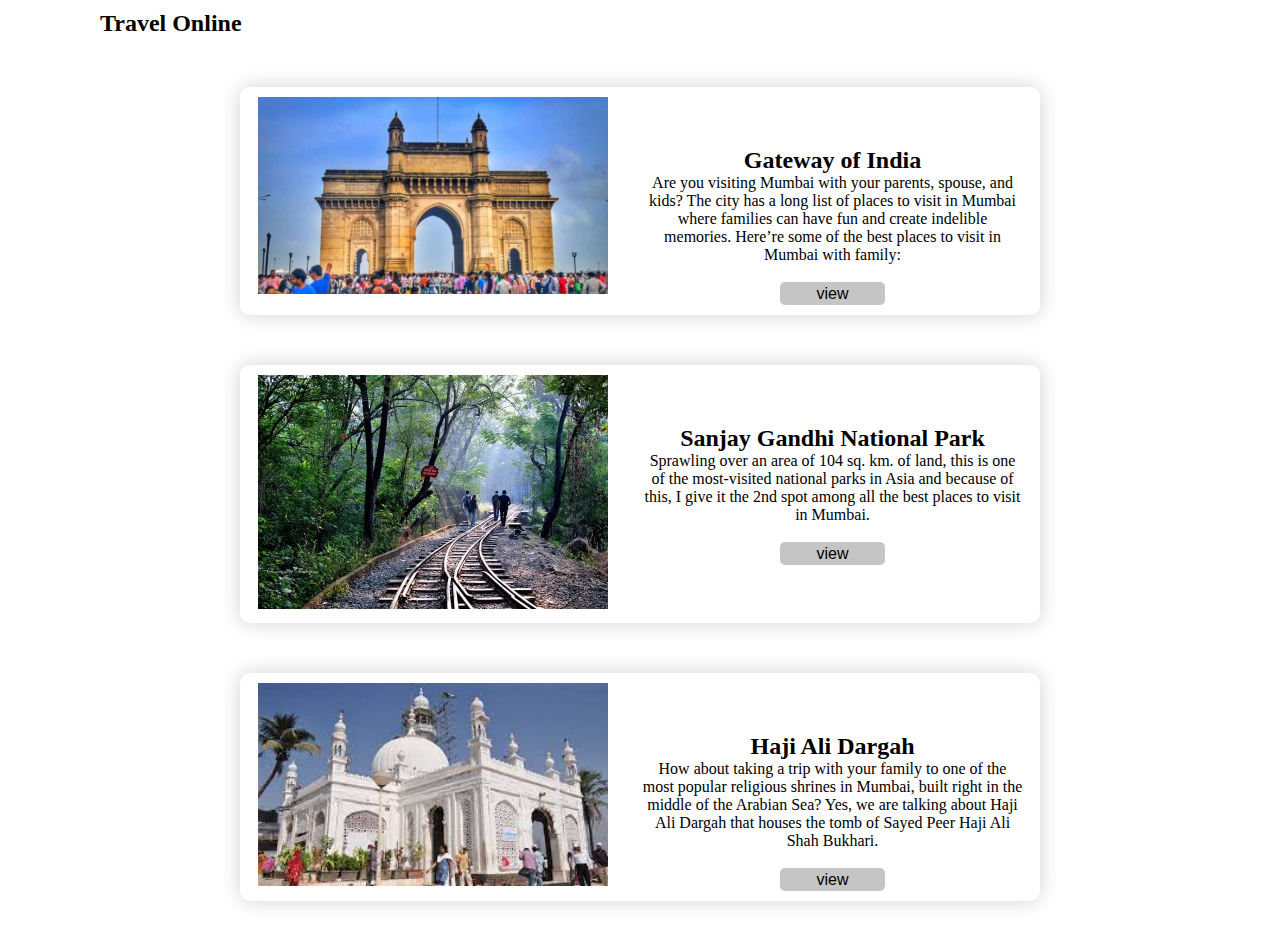
<file: hackthon/tab/mah/city2.html>
<!DOCTYPE html>
<html lang="en">
<head>
    <meta charset="UTF-8">
    <meta http-equiv="X-UA-Compatible" content="IE=edge">
    <meta name="viewport" content="width=device-width, initial-scale=1.0">
    <title>Document</title>
    <link rel="stylesheet" href="css/page3.css">
</head>
<body>


        
                <div class="logo">
                    <h2>Travel Online</h2>
                </div>

             
    <main>
        <div class="box2">
            <div class="pho">
                <img src="img/get.webp" alt="">
            </div>

            <div class="par">
                <h2>Gateway of India</h2>
                <p>Are you visiting Mumbai with your parents, spouse, and kids? The city has a long list of places to visit in Mumbai where families can have fun and create indelible memories. Here’re some of the best places to visit in Mumbai with family:</p>
                    <br>
                    <button>view</button>
            </div>
        </div>

        <div class="box2">
            <div class="pho">
                <img src="img/Sanjay-Gandhi-National-Park.webp" alt="">
            </div>

            <div class="par">
                <h2>Sanjay Gandhi National Park</h2>
                <p>Sprawling over an area of 104 sq. km. of land, this is one of the most-visited national parks in Asia and because of this, I give it the 2nd spot among all the best places to visit in Mumbai.</p>
                    <br>
                    <button>view</button>
            </div>
        </div>

        <div class="box2">
            <div class="pho">
                <img src="img/haj.jpeg" alt="">
            </div>

            <div class="par">
                <h2> Haji Ali Dargah</h2>
                <p>How about taking a trip with your family to one of the most popular religious shrines in Mumbai, built right in the middle of the Arabian Sea? Yes, we are talking about Haji Ali Dargah that houses the tomb of Sayed Peer Haji Ali Shah Bukhari.</p>
                    <br>
                    <button>view</button>
            </div>
        </div>
    </main>
</body>
</html>
</file>
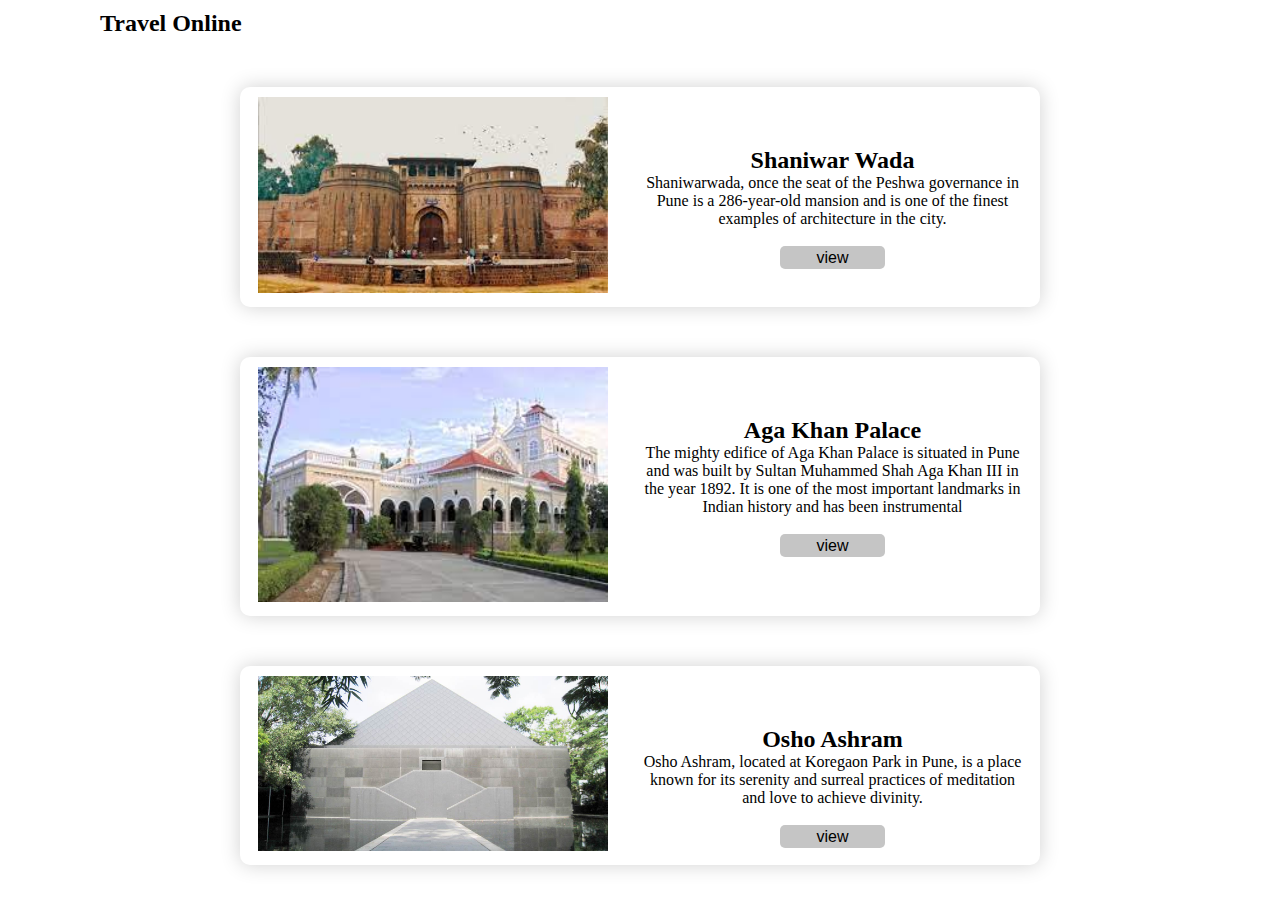
<file: hackthon/tab/mah/city3.html>
<!DOCTYPE html>
<html lang="en">
<head>
    <meta charset="UTF-8">
    <meta http-equiv="X-UA-Compatible" content="IE=edge">
    <meta name="viewport" content="width=device-width, initial-scale=1.0">
    <title>Document</title>
    <link rel="stylesheet" href="css/page3.css">
</head>
<body>

          
                <div class="logo">
                    <h2>Travel Online</h2>
                </div>

              
    <main>
        <div class="box2">
            <div class="pho">
                <img src="img/wada.jpeg" alt="">
            </div>

            <div class="par">
                <h2>Shaniwar Wada</h2>
                <p>Shaniwarwada, once the seat of the Peshwa governance in Pune is a 286-year-old mansion and is one of the finest examples of architecture in the city.</p>
                    <br>
                    <button>view</button>
            </div>
        </div>

        <div class="box2">
            <div class="pho">
                <img src="img/pla.jpeg" alt="">
            </div>

            <div class="par">
                <h2>
                    Aga Khan Palace</h2>
                <p>The mighty edifice of Aga Khan Palace is situated in Pune and was built by Sultan Muhammed Shah Aga Khan III in the year 1892. It is one of the most important landmarks in Indian history and has been instrumental</p>
                    <br>
                    <button>view</button>
            </div>
        </div>

        <div class="box2">
            <div class="pho">
                <img src="img/osho.jpg" alt="">
            </div>

            <div class="par">
                <h2>Osho Ashram</h2>
                <p>Osho Ashram, located at Koregaon Park in Pune, is a place known for its serenity and surreal practices of meditation and love to achieve divinity.</p>
                    <br>
                    <button>view</button>
            </div>
        </div>
    </main>
</body>
</html>
</file>
<file: hackthon/css/style.css>
@import url('https://fonts.googleapis.com/css2?family=Poppins&display=swap');

*{
    margin: 0;
    padding: 0;
    box-sizing: border-box;
    font-family: 'Poppins', sans-serif;
}
p{
    font-weight: 400;
}
.back{
    background-image: linear-gradient(to right, rgb(255, 176, 30), rgb(243, 243, 243), rgb(65, 221, 65));
    height: 450px;
}
.center{
    width: 1080px;
    margin: auto;
}
.logo h2{
    padding-top: 10px;
}
.bar{
    display: flex;
    justify-content: space-between;
}
li{
    display: inline-block;
    padding: 20px;
}
.pargraph{
    padding-top: 50px;
}
.container{
    padding-top:40px ;
    margin: auto;
    width: 800px;
    display: flex;
}
.imgages img{
    width: 350px;
}


/* ********   main **************** */
.heading{
    text-align: center;
    padding-top: 50px;
    padding-bottom: 5px;
}
hr{
    height: 5px;
    width: 100px;
    margin: auto;
    border-radius: 10px;
    background: #000;
}
.box{
    padding-top: 50px;
    width: 1080px;
    margin: auto;
    display: flex;
    justify-content: space-around;
}
.box img{
    height: 200px;
}
.b1{
    box-shadow: 0 0 20px 0px rgba(0, 0, 0, 0.185);
    border-radius: 20px;
    width: 250px;
    transition: transform 0.3s;
    cursor: pointer;
}
.b1:hover{
    transform: translateY(-5px);
}

.box h2{
    text-align: center;
    padding-bottom: 5px;
}
/* ********************************** */

.box2{
    padding: 10px;
    display: flex;
    justify-content: space-around;
    width: 800px;
    margin:50px auto;
    border-radius: 10px;
    box-shadow: 0 0 20px 0px rgba(0, 0, 0, 0.185);
    cursor: pointer;
}
.pho img{
    width: 350px;
}
.par{
    padding-top: 50px;
    text-align: center;
    width: 400px;
    padding-left: 20px;
}
</file>
<file: hackthon/style.css>
*{
    margin: 0px;
    padding: 0px;
    box-sizing: border-box;
    
font-family: 'Roboto', sans-serif;
}

.container{
    max-width: 80%; 
    padding: 34px; 
    margin: auto;
}

.container h1 {
    text-align: center;
    font-family: 'Sriracha', cursive;
    font-size: 40px;
}

p{
    font-size: 17px;
    text-align: center;
    font-family: 'Sriracha', cursive;
}

input, textarea{
    
    border: 2px solid black;
    border-radius: 6px;
    outline: none;
    font-size: 16px;
    width: 80%;
    margin: 11px 0px;
    padding: 7px;
}
form{
    display: flex;
    align-items: center;
    justify-content: center;
    flex-direction: column;
}

.btn{
    color: white;
    background: purple;
    padding: 8px 12px;
    font-size: 20px;
    border: 2px solid white;
    border-radius: 14px;
    cursor: pointer;
}

.bg{
    width: 100%;
    position: absolute;
    z-index: -1;
    opacity: 0.6;
}
.submitMsg{ 
    color: green;
}
</file>
<file: hackthon/tab/css/style1.css>
*{
    margin: 0;
    padding: 0;
    box-sizing: border-box;
}

.center{
    width: 1080px;
    margin: auto;
}
.logo h2{
    padding-top: 10px;
}
.bar{
    display: flex;
    justify-content: space-between;
}
li{
    display: inline-block;
    padding: 20px;
}

/* ************main*************** */

.heading{
    text-align: center;
    padding-top: 50px;
    padding-bottom: 5px;
}
hr{
    height: 5px;
    width: 100px;
    margin: auto;
    border-radius: 10px;
    background: #000;
}
.box{
    padding-top: 50px;
    width: 1080px;
    margin: auto;
    display: flex;
    justify-content: space-around;
}
.b1{
    box-shadow: 0 0 20px 0px rgba(0, 0, 0, 0.185);
    border-radius: 20px;
    width: 250px;
    height: 80px;
    transition: transform 0.3s;
    cursor: pointer;
}
.b1:hover{
    transform: translateY(-5px);
}
.box h2{
    text-align: center;
    padding-top: 28px;
}
/* --------------------------------- */
.box2{
    padding: 10px;
    display: flex;
    justify-content: space-around;
    width: 800px;
    margin:50px auto;
    border-radius: 10px;
    box-shadow: 0 0 20px 0px rgba(0, 0, 0, 0.185);
    cursor: pointer;
}
.pho img{
    width: 350px;
}
.par{
    padding-top: 50px;
    text-align: center;
    width: 400px;
    padding-left: 20px;
}
</file>
<file: hackthon/tab/goa/css/page3.css>
* {
  margin: 0;
  padding: 0;
  box-sizing: border-box;
}

.logo {
  width: 1080px;
  margin: auto;
}
.logo h2 {
  padding-top: 10px;
}

/* *************************************** */
.box2 {
  padding: 10px;
  display: flex;
  justify-content: space-around;
  width: 800px;
  margin: 50px auto;
  border-radius: 10px;
  box-shadow: 0 0 20px 0px rgba(0, 0, 0, 0.185);
  cursor: pointer;
}
.pho img {
  width: 350px;
}
.par {
  padding-top: 50px;
  text-align: center;
  width: 400px;
  padding-left: 20px;
}

button {
  width: 105px;
  height: 23px;
  border-radius: 5px;
  background-color: #c5c5c5;
  box-shadow: inset 0 0 0 0 #f5ad4f;
  transition: ease-out 0.3s;
  border: none;
  font-size: 16px;
}
button:hover {
  box-shadow: inset 105px 0 0 0 rgb(255, 114, 32);
  color: black;
  cursor: pointer;
}
</file>
<file: hackthon/tab/guj/css/page3.css>
* {
  margin: 0;
  padding: 0;
  box-sizing: border-box;
}

.logo {
  width: 1080px;
  margin: auto;
}
.logo h2 {
  padding-top: 10px;
}

/* *************************************** */
.box2 {
  padding: 10px;
  display: flex;
  justify-content: space-around;
  width: 800px;
  margin: 50px auto;
  border-radius: 10px;
  box-shadow: 0 0 20px 0px rgba(0, 0, 0, 0.185);
  cursor: pointer;
}
.pho img {
  width: 350px;
}
.par {
  padding-top: 50px;
  text-align: center;
  width: 400px;
  padding-left: 20px;
}

button {
  width: 105px;
  height: 23px;
  border-radius: 5px;
  background-color: #c5c5c5;
  box-shadow: inset 0 0 0 0 #f5ad4f;
  transition: ease-out 0.3s;
  border: none;
  font-size: 16px;
}
button:hover {
  box-shadow: inset 105px 0 0 0 rgb(255, 114, 32);
  color: black;
  cursor: pointer;
}
</file>
<file: hackthon/tab/mah/css/page3.css>
* {
  margin: 0;
  padding: 0;
  box-sizing: border-box;
}

.logo {
  width: 1080px;
  margin: auto;
}
.logo h2 {
  padding-top: 10px;
}

/* *************************************** */
.box2 {
  padding: 10px;
  display: flex;
  justify-content: space-around;
  width: 800px;
  margin: 50px auto;
  border-radius: 10px;
  box-shadow: 0 0 20px 0px rgba(0, 0, 0, 0.185);
  cursor: pointer;
}
.pho img {
  width: 350px;
}
.par {
  padding-top: 50px;
  text-align: center;
  width: 400px;
  padding-left: 20px;
}

button {
  width: 105px;
  height: 23px;
  border-radius: 5px;
  background-color: #c5c5c5;
  box-shadow: inset 0 0 0 0 #f5ad4f;
  transition: ease-out 0.3s;
  border: none;
  font-size: 16px;
}
button:hover {
  box-shadow: inset 105px 0 0 0 rgb(255, 114, 32);
  color: black;
  cursor: pointer;
}
</file>
